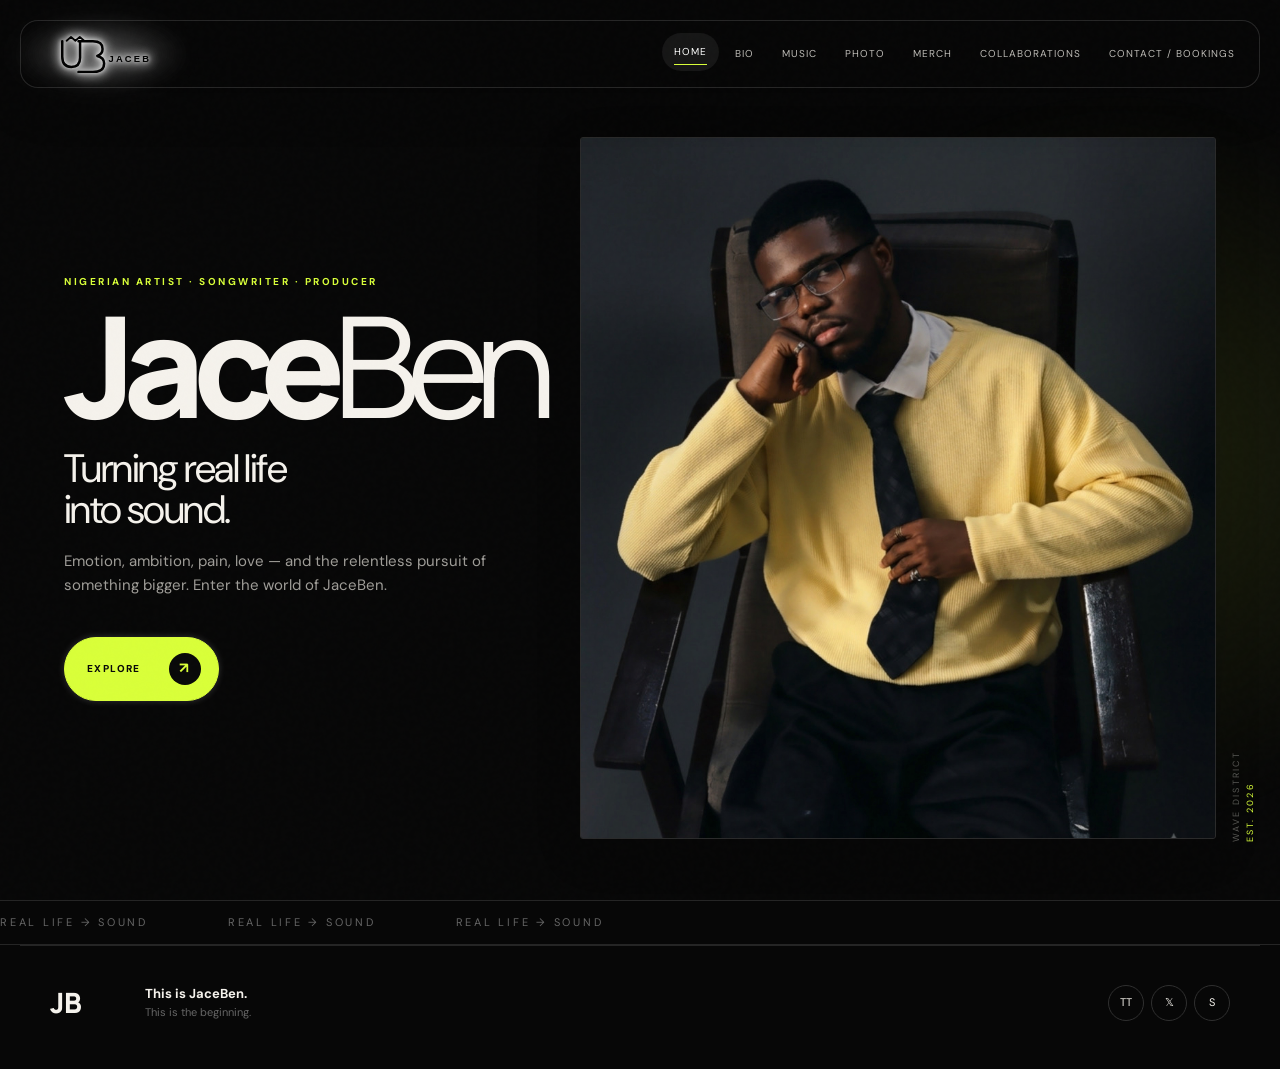
<file: index.html>
<!doctype html><html lang="en"><head><meta charset="utf-8"><meta name="viewport" content="width=device-width,initial-scale=1"><meta name="description" content="JaceBen — Nigerian artist, songwriter and producer. Turning real life into sound."><meta name="theme-color" content="#080808"><title>Official JaceBen — The Beginning</title><link rel="stylesheet" href="styles.css"><link rel="stylesheet" href="button-neon.css"><link rel="stylesheet" href="performance.css"><style>.single-merch{display:none;padding:70px 6vw 100px}.single-merch.active{display:block}.single-merch .merch-grid{display:grid;grid-template-columns:repeat(2,minmax(0,1fr));gap:28px;margin-top:35px}.single-merch .merch-card{opacity:1!important;transform:none!important;visibility:visible!important}.single-merch .merch-card img{display:block;width:100%;height:auto}.single-merch .merch-info{display:flex;justify-content:space-between;align-items:end}.single-merch .shop-btn{width:100%}@media(max-width:700px){.single-merch{padding:45px 20px 70px}.single-merch .merch-grid{grid-template-columns:1fr}}</style></head><body class="home"><header class="site-header"><a class="brand" href="#home" aria-label="Official JaceBen home"><img src="assets/jb-logo.svg" alt="JB JaceBen logo" width="120" height="120"></a><button class="menu-toggle" type="button" aria-label="Open menu" aria-expanded="false"><span></span><span></span></button><nav class="nav"><a class="active" href="#home">Home</a><a href="bio.html">Bio</a><a href="music.html">Music</a><a href="photos.html">Photo</a><a href="#merch">Merch</a><a href="collaborations.html">Collaborations</a><a href="contact.html">Contact / Bookings</a></nav></header><main id="home"><section class="hero"><div class="hero-copy reveal"><p class="eyebrow">Nigerian artist · songwriter · producer</p><h1>Jace<span>Ben</span></h1><p class="hero-line">Turning real life<br>into sound.</p><p class="hero-text">Emotion, ambition, pain, love — and the relentless pursuit of something bigger. Enter the world of JaceBen.</p><a class="magnetic-btn" href="explore.html"><span>Explore</span><b>↗</b></a></div><a class="hero-visual reveal" href="explore.html" aria-label="Explore JaceBen"><img src="assets/hero.jpg" alt="JaceBen portrait in yellow knit and tie" width="1600" height="1200"></a><div class="hero-side">WAVE DISTRICT<br><span>EST. 2026</span></div></section><section class="ticker" aria-label="JaceBen statement"><div>REAL LIFE → SOUND</div><div>REAL LIFE → SOUND</div><div>REAL LIFE → SOUND</div></section></main><section id="merch" class="single-merch" aria-label="JaceBen Merch"><div class="page-intro"><p class="eyebrow">05 / WAVE DISTRICT</p><h1>Merch.</h1><p>JaceBen / Drop 01 — available for enquiry.</p></div><div class="merch-grid"><article class="merch-card"><div class="mockup pressure"><img src="assets/merch.jpg" alt="JaceBen PRE$$URE merch" width="1200" height="1200"></div><div class="merch-info"><div><p>JaceBen / Drop 01</p><h2>PRE$$URE</h2></div><strong>$6</strong></div><button class="shop-btn" data-item="PRE$$URE">Shop / enquire ↗</button></article><article class="merch-card"><div class="mockup bodyo"><img src="assets/bodyomerch.jpg" alt="JaceBen BodyO Experience merch" width="1200" height="1200"></div><div class="merch-info"><div><p>JaceBen / Drop 01</p><h2>BodyO Experience</h2></div><strong>$6</strong></div><button class="shop-btn" data-item="BodyO Experience">Shop / enquire ↗</button></article></div></section><footer class="footer"><div class="footer-brand">JB</div><div><strong>This is JaceBen.</strong><span>This is the beginning.</span></div><div class="footer-social"><a href="https://www.tiktok.com/@official_joma?_r=1&_t=ZS-98zNfqXTqej">TT</a><a href="https://x.com/jaceben09?s=11">𝕏</a><a href="https://open.spotify.com/album/69Oy0KeocRLUxnCxr4VaI6?si=39L4jOFfSYOsBLYgMmuyfA">S</a></div></footer><script src="script.js"></script></body></html>
</file>
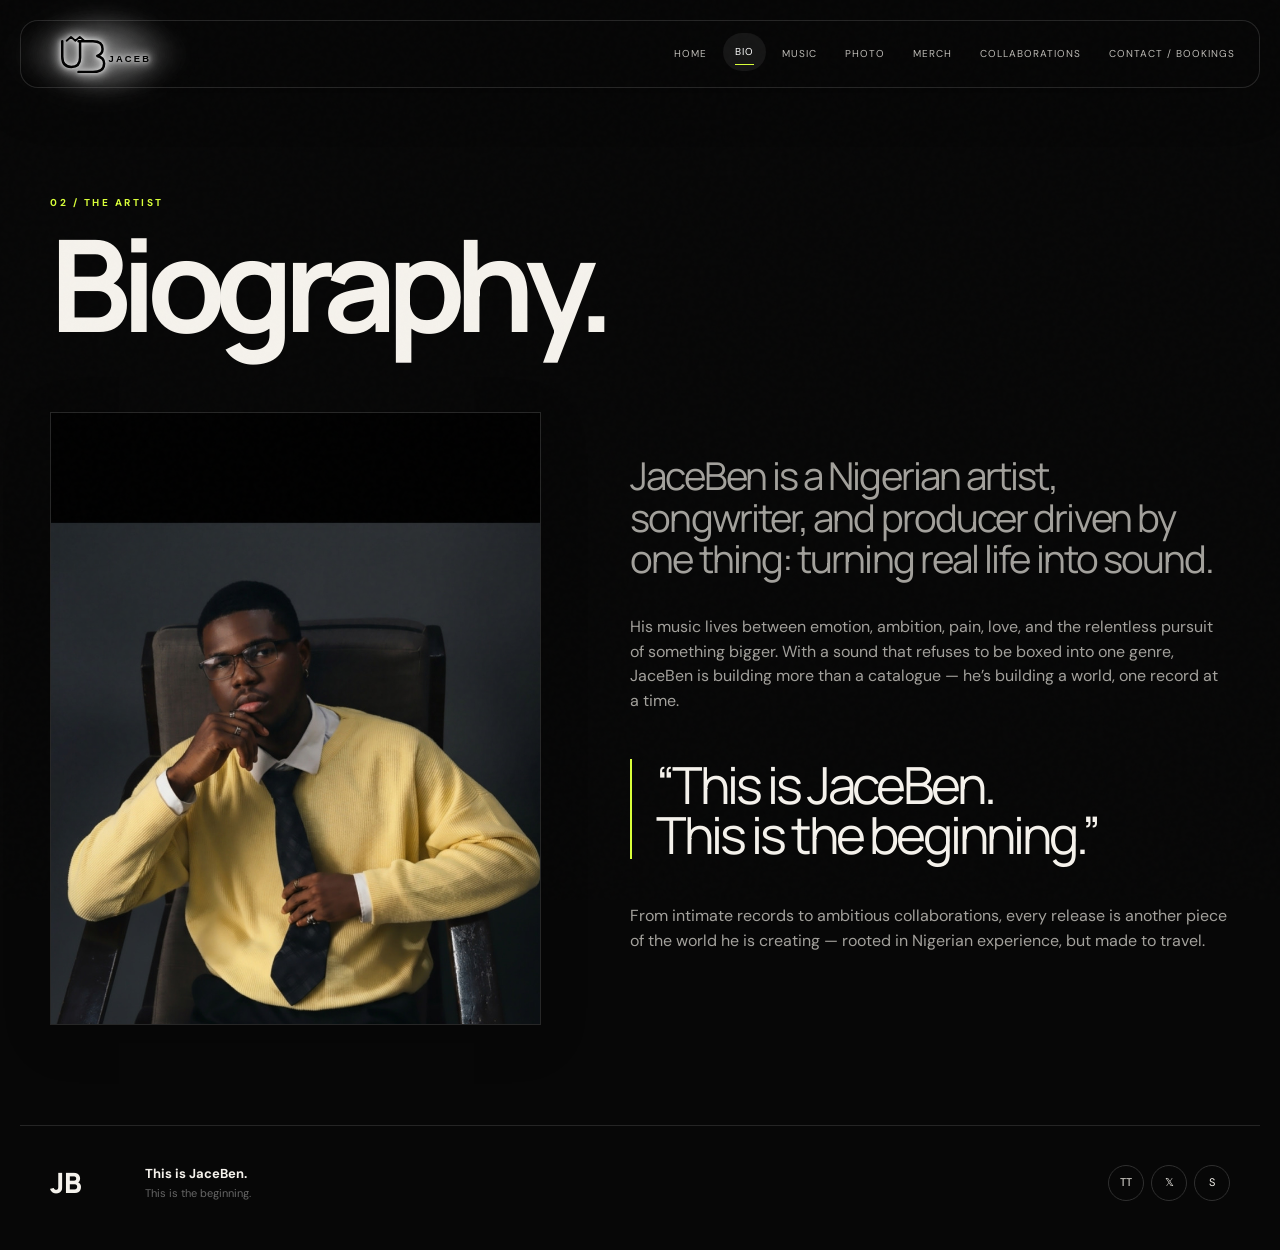
<file: bio.html>
<!doctype html><html lang="en"><head><meta charset="utf-8"><meta name="viewport" content="width=device-width,initial-scale=1"><title>Bio — JaceBen</title><link rel="preconnect" href="https://fonts.googleapis.com"><link rel="preconnect" href="https://fonts.gstatic.com" crossorigin><link rel="stylesheet" href="styles.css"><link rel="stylesheet" href="button-neon.css"><link rel="stylesheet" href="neon.css?v=2"><link rel="stylesheet" href="page-transition.css"><style>
.bio-layout{align-items:start}
.bio-image{position:relative;margin-top:-18px;align-self:start;overflow:hidden}
.bio-image img{display:block;width:100%;height:auto;object-fit:cover;object-position:center 24%;transform:scale(1.06) translateY(-2%);transform-origin:center top}
.bio-copy{align-self:start;margin-top:0}
@media(max-width:900px){.bio-image{margin-top:-10px}.bio-image img{object-position:center 22%;transform:scale(1.05) translateY(-1%)}}
@media(max-width:600px){.bio-layout{gap:28px}.bio-image{margin-top:-4px}.bio-image img{object-position:center 20%;transform:scale(1.04)}}
</style></head><body><header class="site-header"><a class="brand" href="index.html"><img src="assets/jb-logo.svg" alt="JaceBen" width="120" height="120"></a><button class="menu-toggle" aria-label="Open menu" aria-expanded="false"><span></span><span></span></button><nav class="nav"><a href="index.html">Home</a><a class="active" href="bio.html">Bio</a><a href="music.html">Music</a><a href="photos.html">Photo</a><a href="merch.html">Merch</a><a href="collaborations.html">Collaborations</a><a href="contact.html">Contact / Bookings</a></nav></header><main class="page"><section class="page-intro reveal"><p class="eyebrow">02 / THE ARTIST</p><h1>Biography.</h1></section><section class="bio-layout"><div class="bio-image reveal"><img src="assets/bio.jpg" alt="JaceBen portrait" width="1200" height="1500" loading="eager" decoding="async"></div><div class="bio-copy reveal"><p class="lead">JaceBen is a Nigerian artist, songwriter, and producer driven by one thing: turning real life into sound.</p><p>His music lives between emotion, ambition, pain, love, and the relentless pursuit of something bigger. With a sound that refuses to be boxed into one genre, JaceBen is building more than a catalogue — he’s building a world, one record at a time.</p><blockquote>“This is JaceBen.<br>This is the beginning.”</blockquote><p>From intimate records to ambitious collaborations, every release is another piece of the world he is creating — rooted in Nigerian experience, but made to travel.</p></div></section></main><footer class="footer"><div class="footer-brand">JB</div><div><strong>This is JaceBen.</strong><span>This is the beginning.</span></div><div class="footer-social"><a href="https://www.tiktok.com/@official_joma?_r=1&_t=ZS-98zNfqXTqej">TT</a><a href="https://x.com/jaceben09?s=11">𝕏</a><a href="https://open.spotify.com/album/69Oy0KeocRLUxnCxr4VaI6?si=39L4jOFfSYOsBLYgMmuyfA">S</a></div></footer><script src="script.js"></script></body></html>
</file>
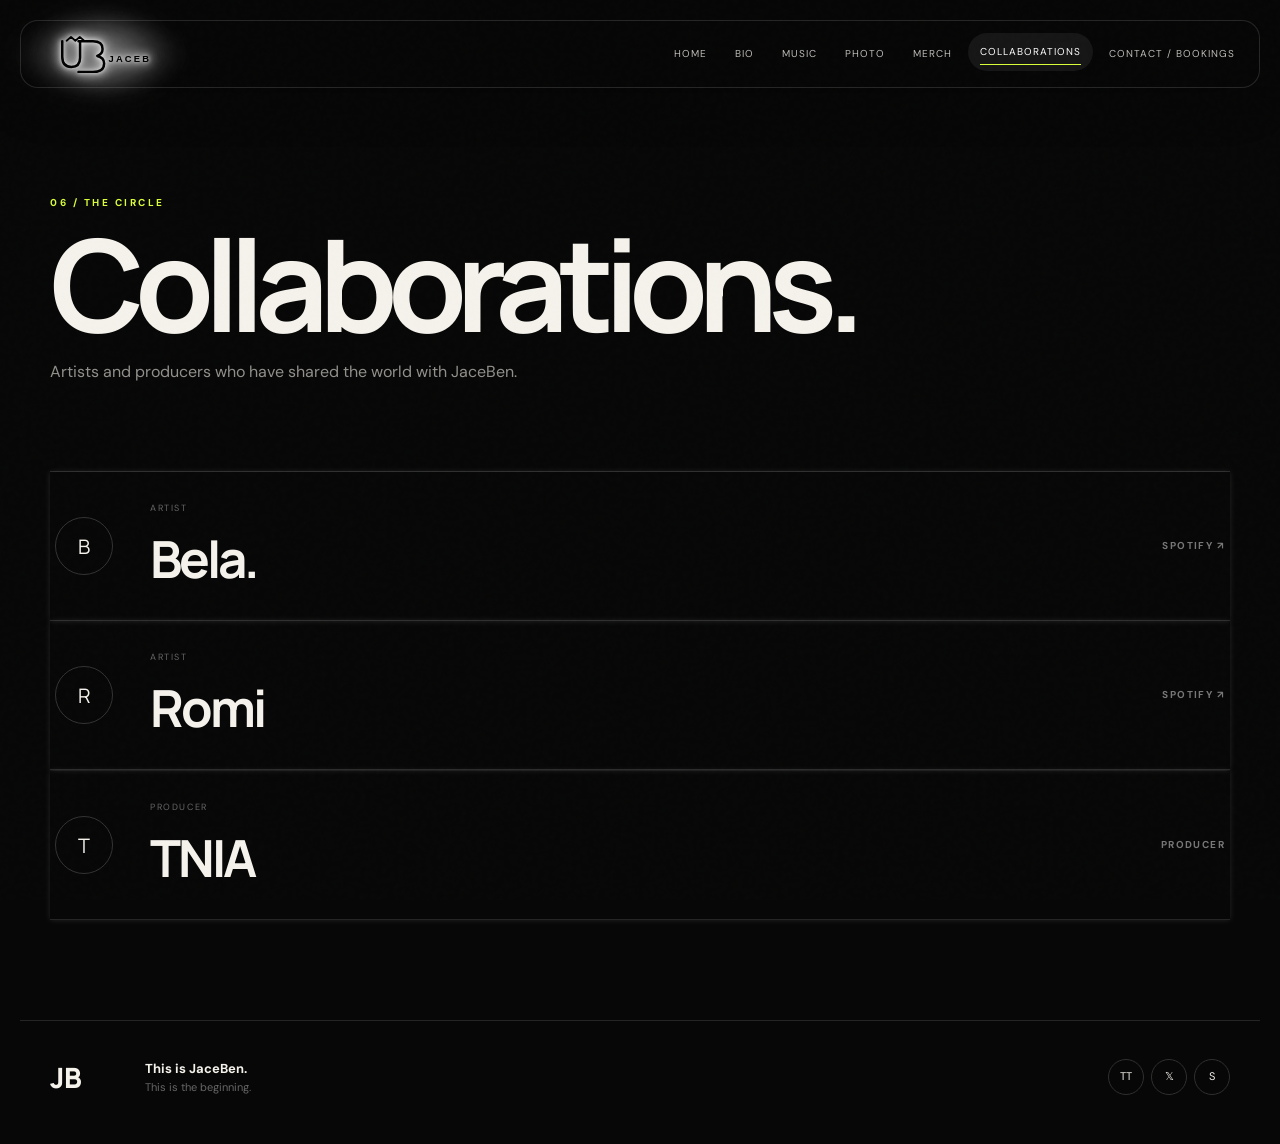
<file: collaborations.html>
<!doctype html><html lang="en"><head><meta charset="utf-8"><meta name="viewport" content="width=device-width,initial-scale=1"><title>Collaborations — JaceBen</title><link rel="preconnect" href="https://fonts.googleapis.com"><link rel="preconnect" href="https://fonts.gstatic.com" crossorigin><link rel="stylesheet" href="styles.css"><link rel="stylesheet" href="button-neon.css"><link rel="stylesheet" href="neon.css?v=2"><link rel="stylesheet" href="page-transition.css"></head><body><header class="site-header"><a class="brand" href="index.html" aria-label="Official JaceBen home"><img src="assets/jb-logo.svg" alt="JaceBen" width="120" height="120"></a><button class="menu-toggle" aria-label="Open menu" aria-expanded="false"><span></span><span></span></button><nav class="nav"><a href="index.html">Home</a><a href="bio.html">Bio</a><a href="music.html">Music</a><a href="photos.html">Photo</a><a href="merch.html">Merch</a><a class="active" href="collaborations.html">Collaborations</a><a href="contact.html">Contact / Bookings</a></nav></header><main class="page"><section class="page-intro reveal"><p class="eyebrow">06 / THE CIRCLE</p><h1>Collaborations.</h1><p>Artists and producers who have shared the world with JaceBen.</p></section><section class="collab-list"><a class="collab-row reveal" href="https://open.spotify.com/artist/2ySsXySX87gvDhmPVHdele?si=7qKgxii7QDCb-OCabnBKyg" target="_blank" rel="noopener"><div class="avatar-letter" aria-hidden="true">B</div><div><span>Artist</span><h2>Bela.</h2></div><b>Spotify ↗</b></a><a class="collab-row reveal" href="https://open.spotify.com/artist/59quu1ZEscSSgH5oX8gNVH?si=sMl2mth8SReKMdelaH9O5g" target="_blank" rel="noopener"><div class="avatar-letter" aria-hidden="true">R</div><div><span>Artist</span><h2>Romi</h2></div><b>Spotify ↗</b></a><div class="collab-row reveal"><div class="avatar-letter" aria-hidden="true">T</div><div><span>Producer</span><h2>TNIA</h2></div><b>Producer</b></div></section></main><footer class="footer"><div class="footer-brand">JB</div><div><strong>This is JaceBen.</strong><span>This is the beginning.</span></div><div class="footer-social"><a href="https://www.tiktok.com/@official_joma?_r=1&_t=ZS-98zNfqXTqej">TT</a><a href="https://x.com/jaceben09?s=11">𝕏</a><a href="https://open.spotify.com/album/69Oy0KeocRLUxnCxr4VaI6?si=39L4jOFfSYOsBLYgMmuyfA">S</a></div></footer><script src="script.js"></script></body></html>
</file>
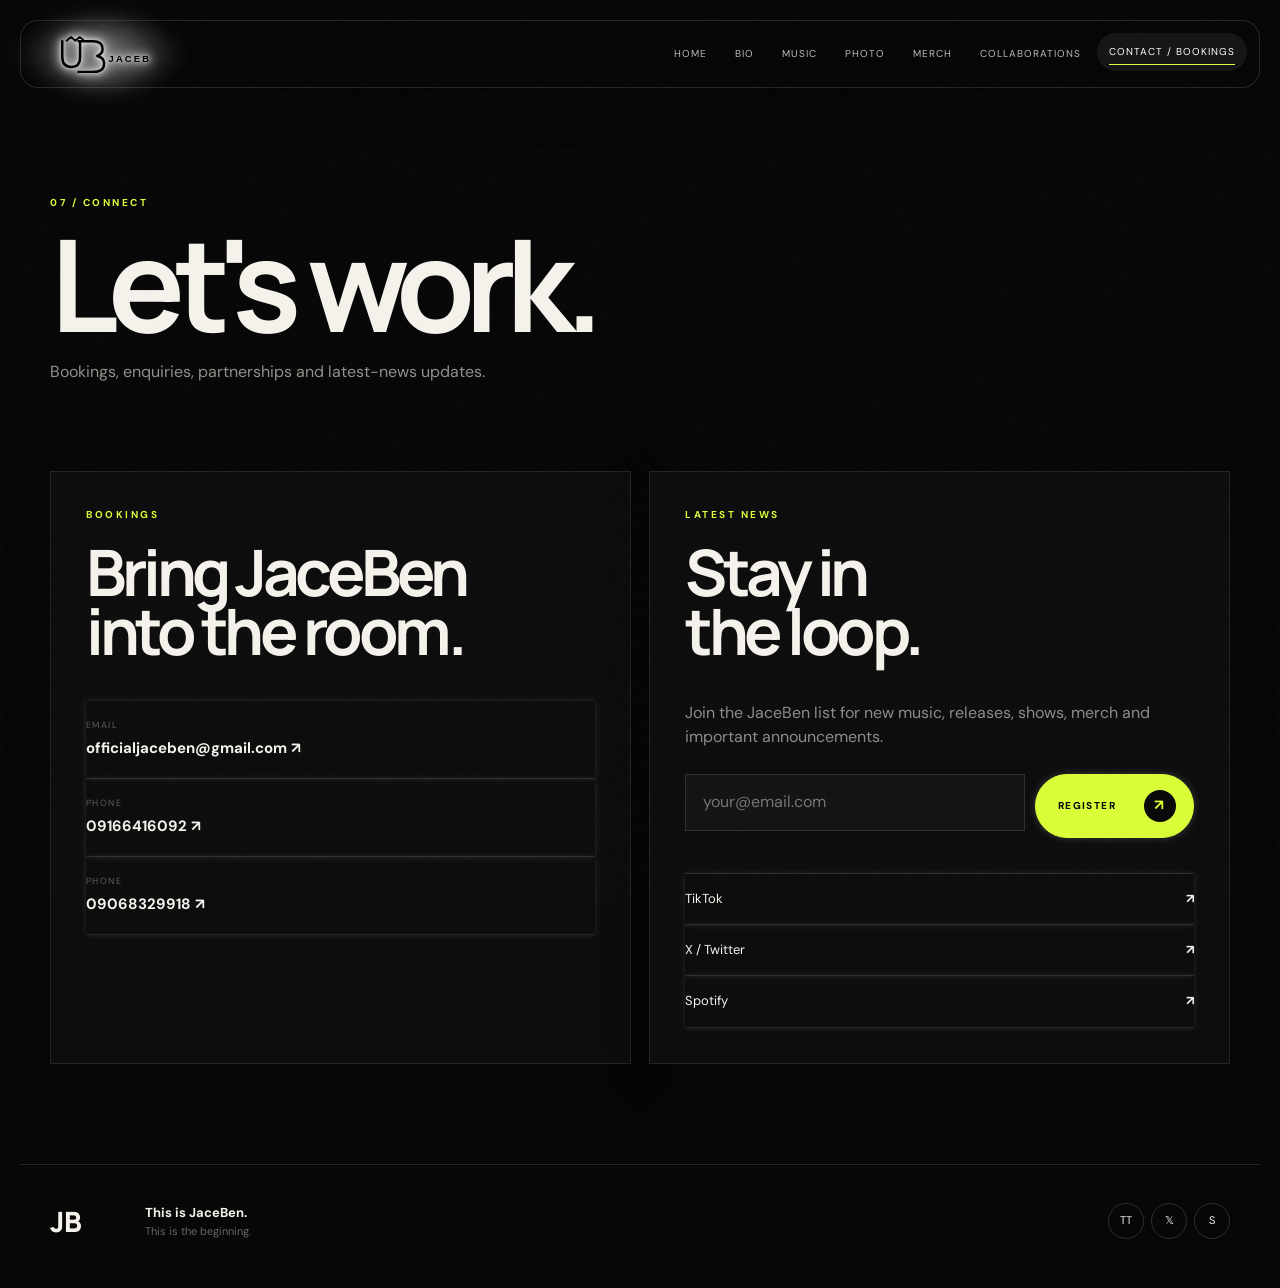
<file: contact.html>
<!doctype html><html lang="en"><head><meta charset="utf-8"><meta name="viewport" content="width=device-width,initial-scale=1"><title>Contact / Bookings — JaceBen</title><link rel="preconnect" href="https://fonts.googleapis.com"><link rel="preconnect" href="https://fonts.gstatic.com" crossorigin><link rel="stylesheet" href="styles.css"><link rel="stylesheet" href="button-neon.css"><link rel="stylesheet" href="neon.css?v=12"><link rel="stylesheet" href="polish.css?v=10"><link rel="stylesheet" href="page-transition.css"><style>.newsletter-form{display:flex;gap:10px;margin-top:24px}.newsletter-input-wrap{position:relative;flex:1;min-width:0;border-radius:6px}.newsletter-input-wrap:before{content:"";position:absolute;z-index:0;inset:-2px;border-radius:8px;background:linear-gradient(90deg,#fff,rgba(255,255,255,.08),#fff);background-size:220% 100%;opacity:0;filter:blur(8px);pointer-events:none}.newsletter-input-wrap:focus-within:before{opacity:.7;animation:neonTravel 1.8s linear infinite}.newsletter-form input{position:relative;z-index:1;width:100%;box-sizing:border-box;caret-color:#fff;color:transparent!important}.email-character-layer{position:absolute;z-index:3;inset:0;display:flex;align-items:center;padding:0 14px;overflow:hidden;pointer-events:none;white-space:nowrap}.email-character{display:inline-block;color:#fff;text-shadow:0 0 3px #fff,0 0 9px rgba(255,255,255,.55);animation:characterIn .42s cubic-bezier(.2,.8,.2,1) both}.newsletter-status{display:none;margin-top:16px;font-size:13px;line-height:1.55;align-items:flex-start;gap:10px}.newsletter-status.show{display:flex}.newsletter-status.success{color:#fff}.newsletter-status.error{color:#ffb8b8}.success-check{width:22px;height:22px;min-width:22px;border-radius:50%;display:inline-flex;align-items:center;justify-content:center;background:#31c46b;color:#07110a;font-size:14px;font-weight:800;box-shadow:0 0 14px rgba(49,196,107,.4);margin-top:1px}.newsletter-form.is-loading button{pointer-events:none;opacity:.7}.newsletter-form.is-success input{opacity:.55}.newsletter-form.is-success button{opacity:.75}@keyframes characterIn{0%{opacity:0;transform:translateY(5px) scale(.72);filter:blur(3px)}55%{opacity:1;transform:translateY(-1px) scale(1.08);filter:blur(0);text-shadow:0 0 7px #fff,0 0 16px rgba(255,255,255,.7)}100%{opacity:1;transform:none;filter:none;text-shadow:0 0 3px #fff,0 0 9px rgba(255,255,255,.55)}}@keyframes neonTravel{0%{background-position:100% 0}100%{background-position:-100% 0}}@media(prefers-reduced-motion:reduce){.email-character,.newsletter-input-wrap:focus-within:before{animation:none}}@media(max-width:600px){.newsletter-form{flex-direction:column}.newsletter-form button{width:100%}.newsletter-status{font-size:12px}}</style></head><body><header class="site-header"><a class="brand" href="index.html"><img src="assets/jb-logo.svg" alt="JaceBen" width="120" height="120"></a><button class="menu-toggle" aria-label="Open menu" aria-expanded="false"><span></span><span></span></button><nav class="nav"><a href="index.html">Home</a><a href="bio.html">Bio</a><a href="music.html">Music</a><a href="photos.html">Photo</a><a href="merch.html">Merch</a><a href="collaborations.html">Collaborations</a><a class="active" href="contact.html">Contact / Bookings</a></nav></header><main class="page"><section class="page-intro reveal"><p class="eyebrow">07 / CONNECT</p><h1>Let's work.</h1><p>Bookings, enquiries, partnerships and latest-news updates.</p></section><section class="contact-grid"><div class="contact-panel reveal"><p class="eyebrow">BOOKINGS</p><h2>Bring JaceBen<br>into the room.</h2><a class="contact-line" href="mailto:officialjaceben@gmail.com"><span>Email</span><strong>officialjaceben@gmail.com ↗</strong></a><a class="contact-line" href="tel:09166416092"><span>Phone</span><strong>09166416092 ↗</strong></a><a class="contact-line" href="tel:09068329918"><span>Phone</span><strong>09068329918 ↗</strong></a></div><div class="contact-panel reveal"><p class="eyebrow">LATEST NEWS</p><h2>Stay in<br>the loop.</h2><p>Join the JaceBen list for new music, releases, shows, merch and important announcements.</p><form id="newsletter" class="newsletter-form" action="https://buttondown.com/api/emails/embed-subscribe/jace_23" method="post" target="newsletter-submit-frame" accept-charset="UTF-8"><div class="newsletter-input-wrap"><input id="email" name="email" type="email" placeholder="your@email.com" autocomplete="email" required aria-label="Email address"><div id="email-character-layer" class="email-character-layer" aria-hidden="true"></div></div><input type="hidden" value="1" name="embed"><input type="hidden" name="tag" value="JaceBen Website"><button id="newsletter-button" class="magnetic-btn" type="submit"><span id="newsletter-button-text">Register</span><b>↗</b></button></form><iframe name="newsletter-submit-frame" id="newsletter-submit-frame" title="Newsletter submission" style="display:none" aria-hidden="true"></iframe><div id="newsletter-status" class="newsletter-status" role="status" aria-live="polite"></div><div class="social-links"><a href="https://www.tiktok.com/@official_joma?_r=1&_t=ZS-98zNfqXTqej" target="_blank" rel="noopener"><span>TikTok</span><b>↗</b></a><a href="https://x.com/jaceben09?s=11" target="_blank" rel="noopener"><span>X / Twitter</span><b>↗</b></a><a href="https://open.spotify.com/album/69Oy0KeocRLUxnCxr4VaI6?si=39L4jOFfSYOsBLYgMmuyfA" target="_blank" rel="noopener"><span>Spotify</span><b>↗</b></a></div></div></section></main><footer class="footer"><div class="footer-brand">JB</div><div><strong>This is JaceBen.</strong><span>This is the beginning.</span></div><div class="footer-social"><a href="https://www.tiktok.com/@official_joma?_r=1&_t=ZS-98zNfqXTqej">TT</a><a href="https://x.com/jaceben09?s=11">𝕏</a><a href="https://open.spotify.com/album/69Oy0KeocRLUxnCxr4VaI6?si=39L4jOFfSYOsBLYgMmuyfA">S</a></div></footer><script>const e=document.getElementById('email'),l=document.getElementById('email-character-layer'),f=document.getElementById('newsletter'),s=document.getElementById('newsletter-status'),b=document.getElementById('newsletter-button'),bt=document.getElementById('newsletter-button-text');let submitting=false;function render(){l.innerHTML='';[...e.value].forEach((c,i)=>{const x=document.createElement('span');x.className='email-character';x.textContent=c===' '?'\u00a0':c;x.style.animationDelay=Math.min(i*18,180)+'ms';l.appendChild(x)});e.style.color='transparent'}function show(html,type='success'){s.className='newsletter-status '+type+' show';s.innerHTML=html}e.addEventListener('input',render);e.addEventListener('focus',render);render();f.addEventListener('submit',function(ev){if(submitting){ev.preventDefault();return}if(!e.checkValidity()){ev.preventDefault();show('Please enter a valid email address.','error');e.reportValidity();return}submitting=true;f.classList.add('is-loading');bt.textContent='Subscribing...';show('<span>Sending your subscription request...</span>');setTimeout(function(){show('<span class="success-check">✓</span><span><strong>Successful, stay tuned for more inside JaceBen.</strong><br>Check your actual mail or spam folder for the JaceBen confirmation letter. If you do not see it within a few minutes, check Spam/Junk and Promotions.</span>');f.classList.remove('is-loading');f.classList.add('is-success');bt.textContent='Registered';e.value='';render()},1800)});</script><script src="script.js"></script></body></html>
</file>
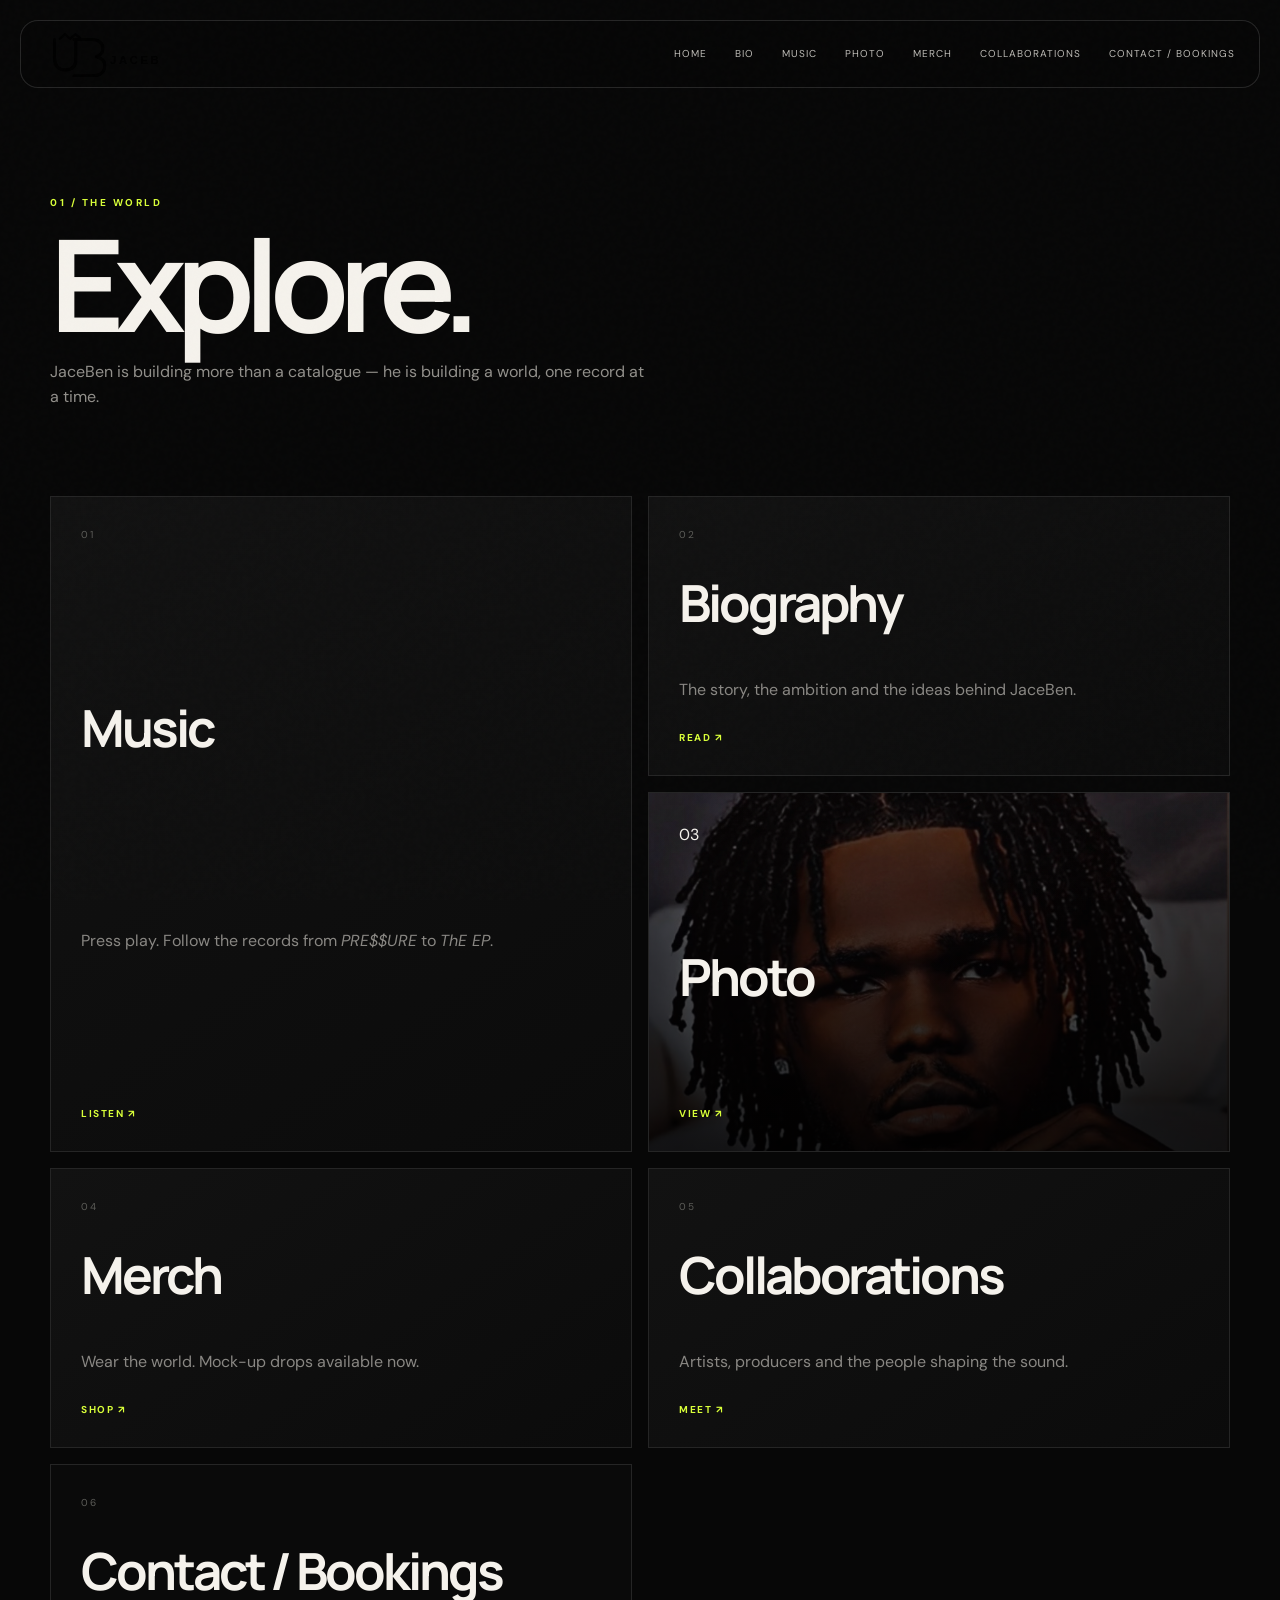
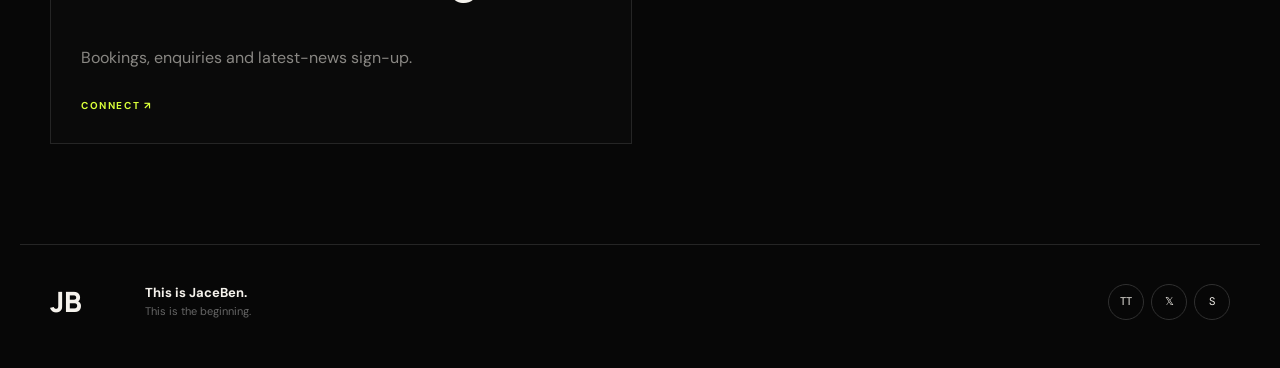
<file: explore.html>
<!doctype html><html lang="en"><head><meta charset="utf-8"><meta name="viewport" content="width=device-width,initial-scale=1"><meta name="description" content="Explore the JaceBen world."><title>Explore — JaceBen</title><link rel="preconnect" href="https://fonts.googleapis.com"><link rel="preconnect" href="https://fonts.gstatic.com" crossorigin><link href="https://fonts.googleapis.com/css2?family=DM+Sans:wght@400;500;600;700&family=Manrope:wght@400;500;600;700;800&display=swap" rel="stylesheet"><link rel="stylesheet" href="styles.css"><link rel="stylesheet" href="page-transition.css"></head><body><header class="site-header"><a class="brand" href="index.html"><img src="assets/jb-logo.svg" alt="JaceBen"></a><button class="menu-toggle" aria-label="Open menu" aria-expanded="false"><span></span><span></span></button><nav class="nav"><a href="index.html">Home</a><a href="bio.html">Bio</a><a href="music.html">Music</a><a href="photos.html">Photo</a><a href="merch.html">Merch</a><a href="collaborations.html">Collaborations</a><a href="contact.html">Contact / Bookings</a></nav></header><main class="page"><section class="page-intro reveal"><p class="eyebrow">01 / THE WORLD</p><h1>Explore.</h1><p>JaceBen is building more than a catalogue — he is building a world, one record at a time.</p></section><section class="explore-grid"><a class="feature-card large reveal" href="music.html"><span>01</span><h2>Music</h2><p>Press play. Follow the records from <em>PRE$$URE</em> to <em>ThE EP</em>.</p><b>Listen ↗</b></a><a class="feature-card reveal" href="bio.html"><span>02</span><h2>Biography</h2><p>The story, the ambition and the ideas behind JaceBen.</p><b>Read ↗</b></a><a class="feature-card image-card reveal" href="photos.html"><img src="assets/photo-05.jpg" alt="JaceBen portrait on pink background"><div><span>03</span><h2>Photo</h2><b>View ↗</b></div></a><a class="feature-card reveal" href="merch.html"><span>04</span><h2>Merch</h2><p>Wear the world. Mock-up drops available now.</p><b>Shop ↗</b></a><a class="feature-card reveal" href="collaborations.html"><span>05</span><h2>Collaborations</h2><p>Artists, producers and the people shaping the sound.</p><b>Meet ↗</b></a><a class="feature-card dark reveal" href="contact.html"><span>06</span><h2>Contact / Bookings</h2><p>Bookings, enquiries and latest-news sign-up.</p><b>Connect ↗</b></a></section></main><footer class="footer"><div class="footer-brand">JB</div><div><strong>This is JaceBen.</strong><span>This is the beginning.</span></div><div class="footer-social"><a href="https://www.tiktok.com/@official_joma?_r=1&_t=ZS-98zNfqXTqej">TT</a><a href="https://x.com/jaceben09?s=11">𝕏</a><a href="https://open.spotify.com/album/69Oy0KeocRLUxnCxr4VaI6?si=39L4jOFfSYOsBLYgMmuyfA">S</a></div></footer><script src="script.js"></script></body></html>
</file>
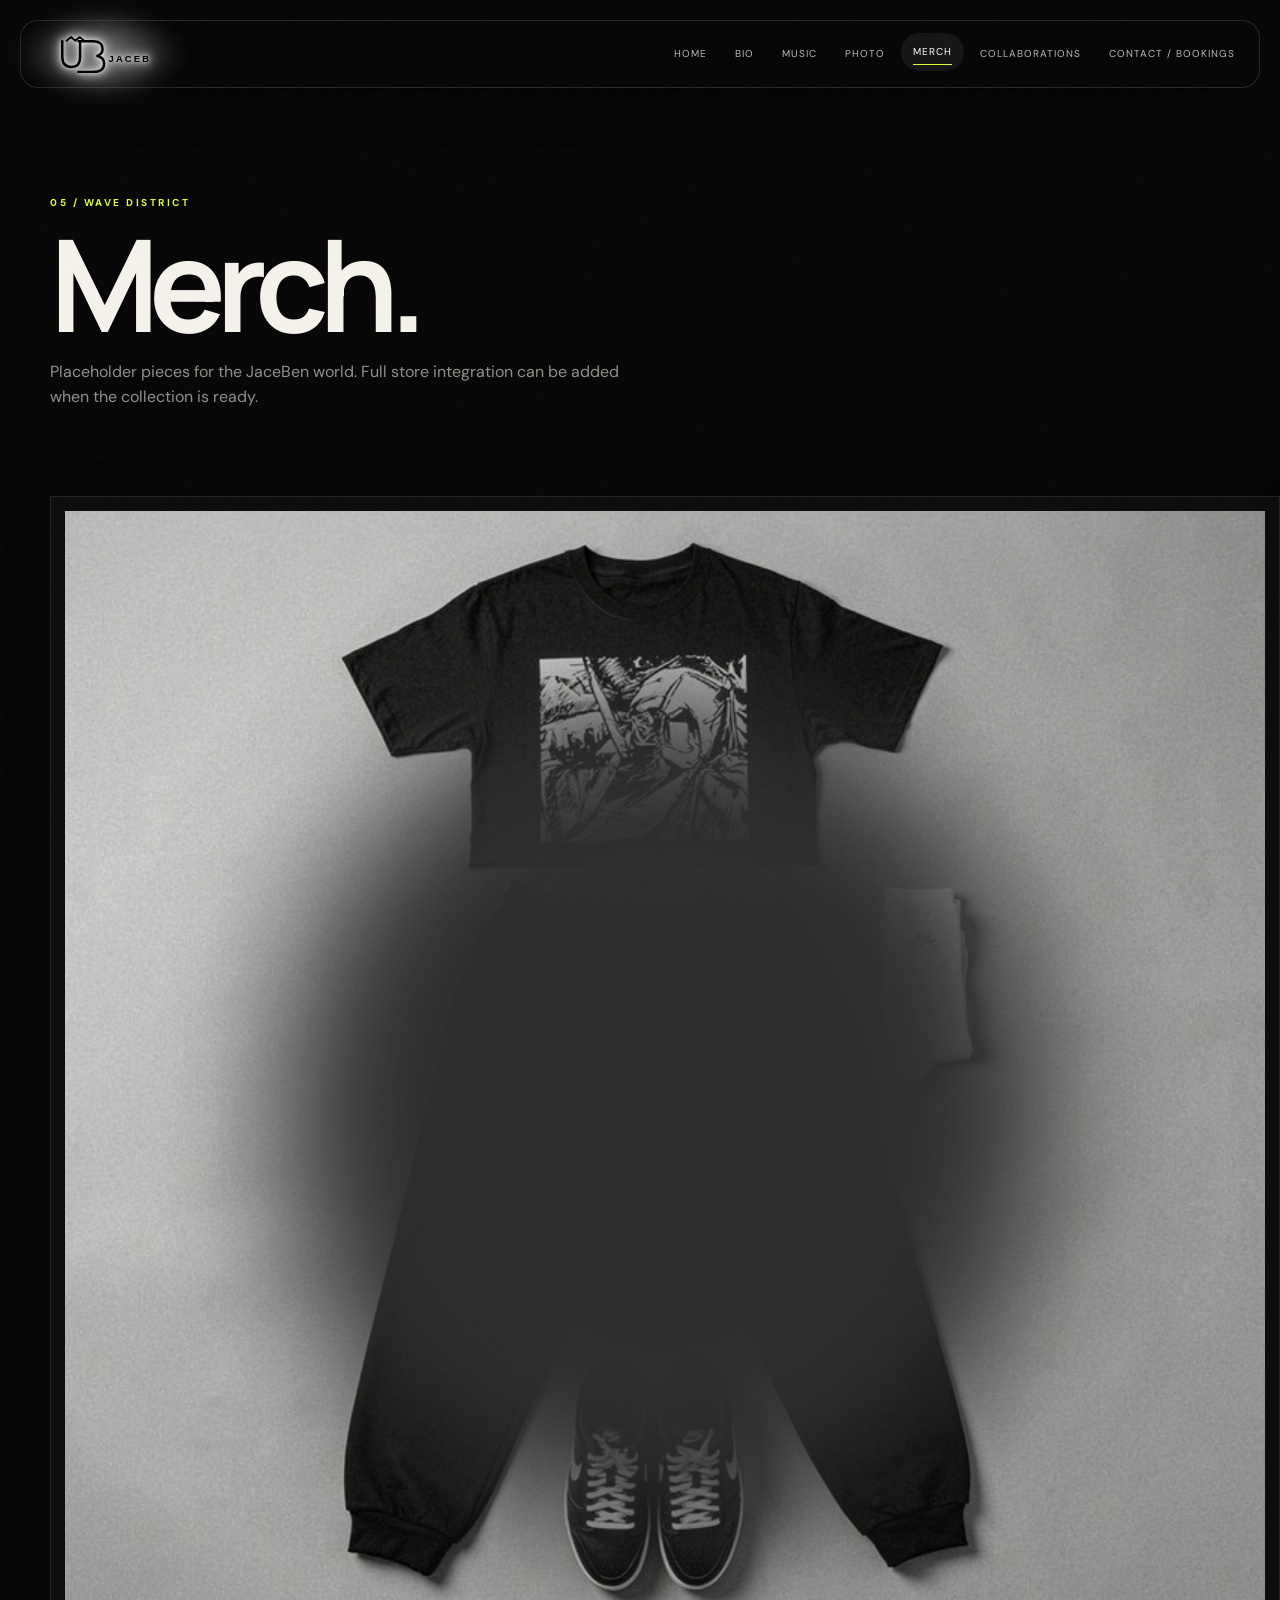
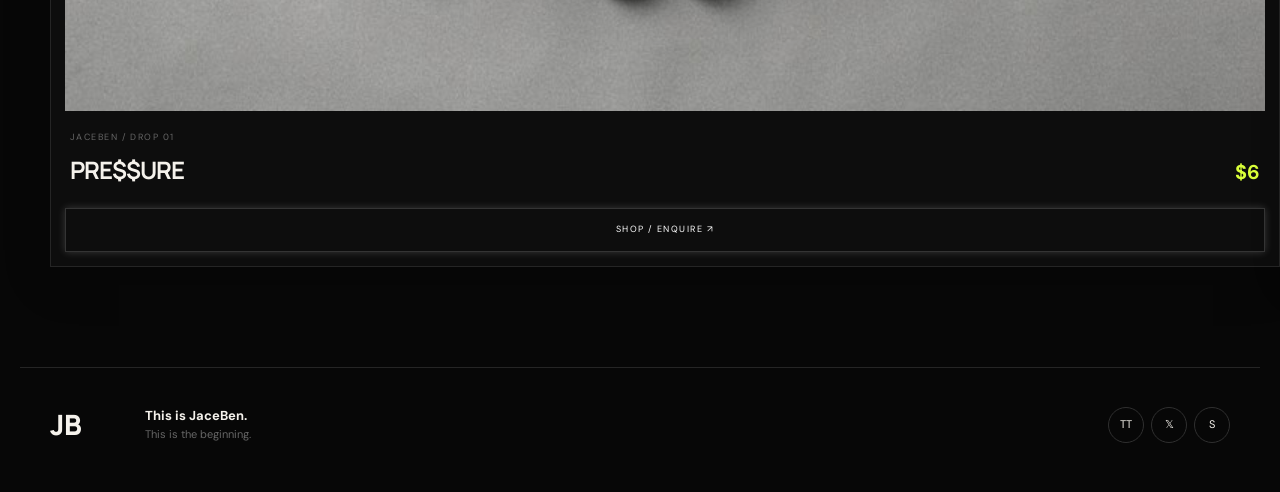
<file: merch.html>
<!doctype html><html lang="en"><head><meta charset="utf-8"><meta name="viewport" content="width=device-width,initial-scale=1"><meta name="description" content="JaceBen Merch — Wave District Drop 01."><title>Merch — JaceBen</title><link rel="preconnect" href="https://fonts.googleapis.com"><link rel="preconnect" href="https://fonts.gstatic.com" crossorigin><link rel="stylesheet" href="styles.css"><link rel="stylesheet" href="button-neon.css"><link rel="stylesheet" href="neon.css?v=2"><link rel="stylesheet" href="performance.css"><style>.merch-page .reveal{opacity:1!important;transform:none!important;visibility:visible!important}.merch-page .site-header a{cursor:pointer}.merch-page .nav a{display:inline-block}.merch-page{min-height:60vh}</style></head><body class="merch-page"><header class="site-header"><a class="brand" href="index.html" aria-label="Official JaceBen home"><img src="assets/jb-logo.svg" alt="JaceBen" width="120" height="120"></a><button class="menu-toggle" aria-label="Open menu" aria-expanded="false"><span></span><span></span></button><nav class="nav"><a href="index.html">Home</a><a href="bio.html">Bio</a><a href="music.html">Music</a><a href="photos.html">Photo</a><a class="active" href="merch.html">Merch</a><a href="collaborations.html">Collaborations</a><a href="contact.html">Contact / Bookings</a></nav></header><main class="page"><section class="page-intro reveal"><p class="eyebrow">05 / WAVE DISTRICT</p><h1>Merch.</h1><p>Placeholder pieces for the JaceBen world. Full store integration can be added when the collection is ready.</p></section><section class="merch-grid"><article class="merch-card reveal"><div class="mockup pressure"><img src="assets/merch.jpg" alt="JaceBen PRE$$URE merch" width="1200" height="1200" fetchpriority="high" decoding="async"></div><div class="merch-info"><div><p>JaceBen / Drop 01</p><h2>PRE$$URE</h2></div><strong>$6</strong></div><button class="shop-btn" data-item="PRE$$URE">Shop / enquire ↗</button></article><article class="merch-card reveal"><div class="mockup bodyo"><img src="assets/bodyomerch.jpg" alt="JaceBen BodyO Experience merch" width="1200" height="1200" loading="lazy" decoding="async"></div><div class="merch-info"><div><p>JaceBen / Drop 01</p><h2>BodyO Experience</h2></div><strong>$6</strong></div><button class="shop-btn" data-item="BodyO Experience">Shop / enquire ↗</button></article></section></main><footer class="footer"><div class="footer-brand">JB</div><div><strong>This is JaceBen.</strong><span>This is the beginning.</span></div><div class="footer-social"><a href="https://www.tiktok.com/@official_joma?_r=1&_t=ZS-98zNfqXTqej">TT</a><a href="https://x.com/jaceben09?s=11">𝕏</a><a href="https://open.spotify.com/album/69Oy0KeocRLUxnCxr4VaI6?si=39L4jOFfSYOsBLYgMmuyfA">S</a></div></footer><script>document.addEventListener('DOMContentLoaded',function(){var menu=document.querySelector('.menu-toggle'),nav=document.querySelector('.nav');if(menu&&nav){menu.addEventListener('click',function(){nav.classList.toggle('open')})}var buttons=document.querySelectorAll('.shop-btn');for(var i=0;i<buttons.length;i++){buttons[i].addEventListener('click',function(){var item=this.getAttribute('data-item')||'Merch';location.href='mailto:officialjaceben@gmail.com?subject=JaceBen%20Merch%20Enquiry%20-%20'+encodeURIComponent(item)})}});</script></body></html>
</file>
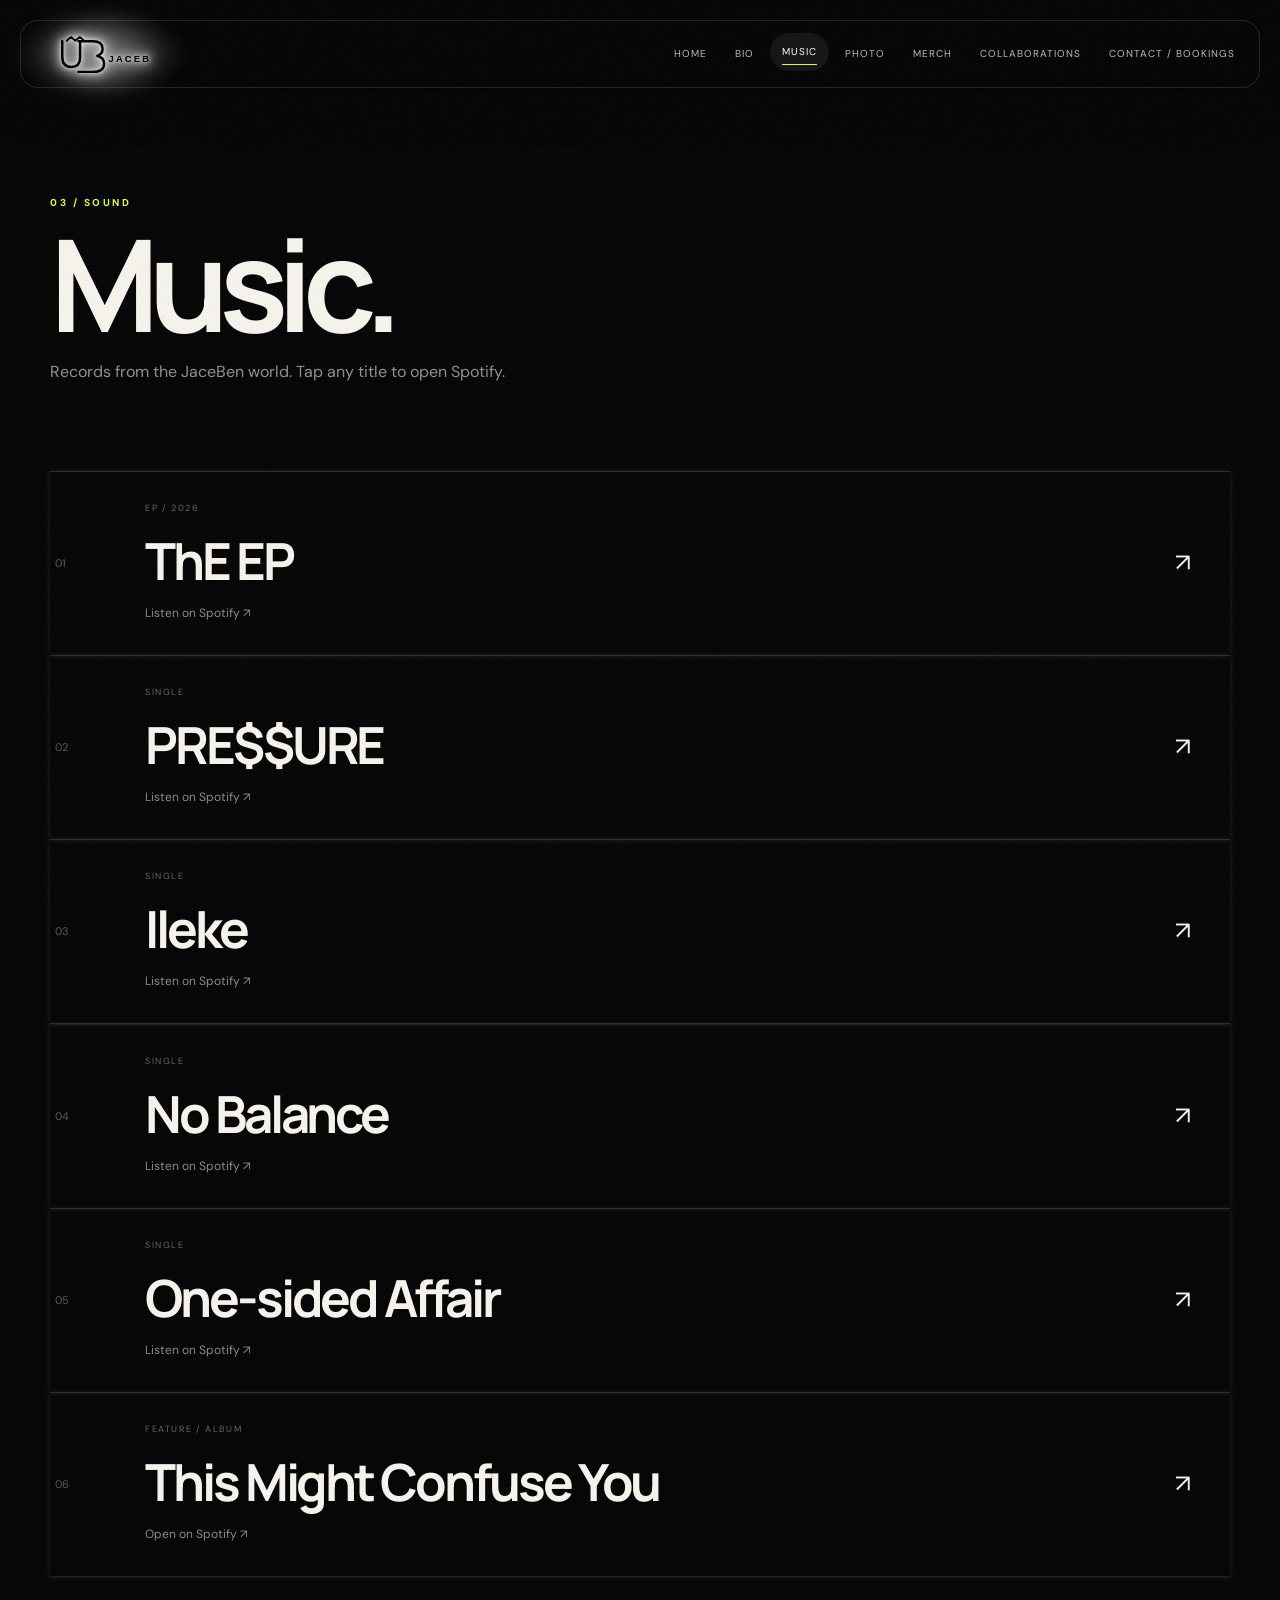
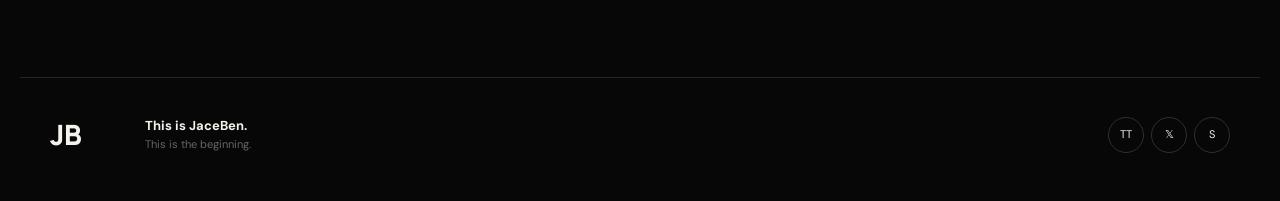
<file: music.html>
<!doctype html><html lang="en"><head><meta charset="utf-8"><meta name="viewport" content="width=device-width,initial-scale=1"><title>Music — JaceBen</title><link rel="preconnect" href="https://fonts.googleapis.com"><link rel="preconnect" href="https://fonts.gstatic.com" crossorigin><link rel="stylesheet" href="styles.css"><link rel="stylesheet" href="button-neon.css"><link rel="stylesheet" href="neon.css?v=3"><link rel="stylesheet" href="page-transition.css"><style>.site-header .brand{position:relative!important;display:block!important;isolation:isolate!important;overflow:visible!important;padding:4px 10px}.site-header .brand:before{content:"";position:absolute;z-index:-1;left:50%;top:50%;width:150%;height:150%;transform:translate(-50%,-50%);border-radius:50%;background:radial-gradient(circle,rgba(255,255,255,.22),rgba(255,255,255,.08) 38%,transparent 70%);filter:blur(13px);pointer-events:none}.site-header .brand img{position:relative!important;z-index:2!important;display:block!important;width:100%!important;height:auto!important;filter:drop-shadow(0 0 2px #fff) drop-shadow(0 0 7px rgba(255,255,255,.65))!important}</style></head><body><header class="site-header"><a class="brand" href="index.html"><img src="assets/jb-logo.svg" alt="JaceBen" width="120" height="120"></a><button class="menu-toggle" aria-label="Open menu" aria-expanded="false"><span></span><span></span></button><nav class="nav"><a href="index.html">Home</a><a href="bio.html">Bio</a><a class="active" href="music.html">Music</a><a href="photos.html">Photo</a><a href="merch.html">Merch</a><a href="collaborations.html">Collaborations</a><a href="contact.html">Contact / Bookings</a></nav></header><main class="page"><section class="page-intro reveal"><p class="eyebrow">03 / SOUND</p><h1>Music.</h1><p>Records from the JaceBen world. Tap any title to open Spotify.</p></section><section class="release-list"><a class="release featured reveal" href="https://open.spotify.com/album/69Oy0KeocRLUxnCxr4VaI6?si=39L4jOFfSYOsBLYgMmuyfA" target="_blank" rel="noopener"><div class="release-num">01</div><div><p>EP / 2026</p><h2>ThE EP</h2><span>Listen on Spotify ↗</span></div><div class="release-arrow">↗</div></a><a class="release reveal" href="https://open.spotify.com/track/7mLcXZNqdSqehqeJUiX0SQ?si=6c8d8c8a48f54758" target="_blank" rel="noopener"><div class="release-num">02</div><div><p>SINGLE</p><h2>PRE$$URE</h2><span>Listen on Spotify ↗</span></div><div class="release-arrow">↗</div></a><a class="release reveal" href="https://open.spotify.com/track/17QzfXCk2b4CkGAQLHZeow?si=1dfaa443d55d4bc9" target="_blank" rel="noopener"><div class="release-num">03</div><div><p>SINGLE</p><h2>Ileke</h2><span>Listen on Spotify ↗</span></div><div class="release-arrow">↗</div></a><a class="release reveal" href="https://open.spotify.com/track/4vsk8SkLiQVhSZIaGfoLQ8?si=8077a36107294de9" target="_blank" rel="noopener"><div class="release-num">04</div><div><p>SINGLE</p><h2>No Balance</h2><span>Listen on Spotify ↗</span></div><div class="release-arrow">↗</div></a><a class="release reveal" href="https://open.spotify.com/track/0YUywpD5F9VOYgc01yM6iQ?si=0088a82fd91642d6" target="_blank" rel="noopener"><div class="release-num">05</div><div><p>SINGLE</p><h2>One-sided Affair</h2><span>Listen on Spotify ↗</span></div><div class="release-arrow">↗</div></a><a class="release reveal" href="https://open.spotify.com/album/76pQE2MnZGiAAv0W2YGlbL?si=30xDriQ8SfSM0P3Ax7BEIw" target="_blank" rel="noopener"><div class="release-num">06</div><div><p>FEATURE / ALBUM</p><h2>This Might Confuse You</h2><span>Open on Spotify ↗</span></div><div class="release-arrow">↗</div></a></section></main><footer class="footer"><div class="footer-brand">JB</div><div><strong>This is JaceBen.</strong><span>This is the beginning.</span></div><div class="footer-social"><a href="https://www.tiktok.com/@official_joma?_r=1&_t=ZS-98zNfqXTqej">TT</a><a href="https://x.com/jaceben09?s=11">𝕏</a><a href="https://open.spotify.com/album/69Oy0KeocRLUxnCxr4VaI6?si=39L4jOFfSYOsBLYgMmuyfA">S</a></div></footer><script src="script.js"></script></body></html>
</file>
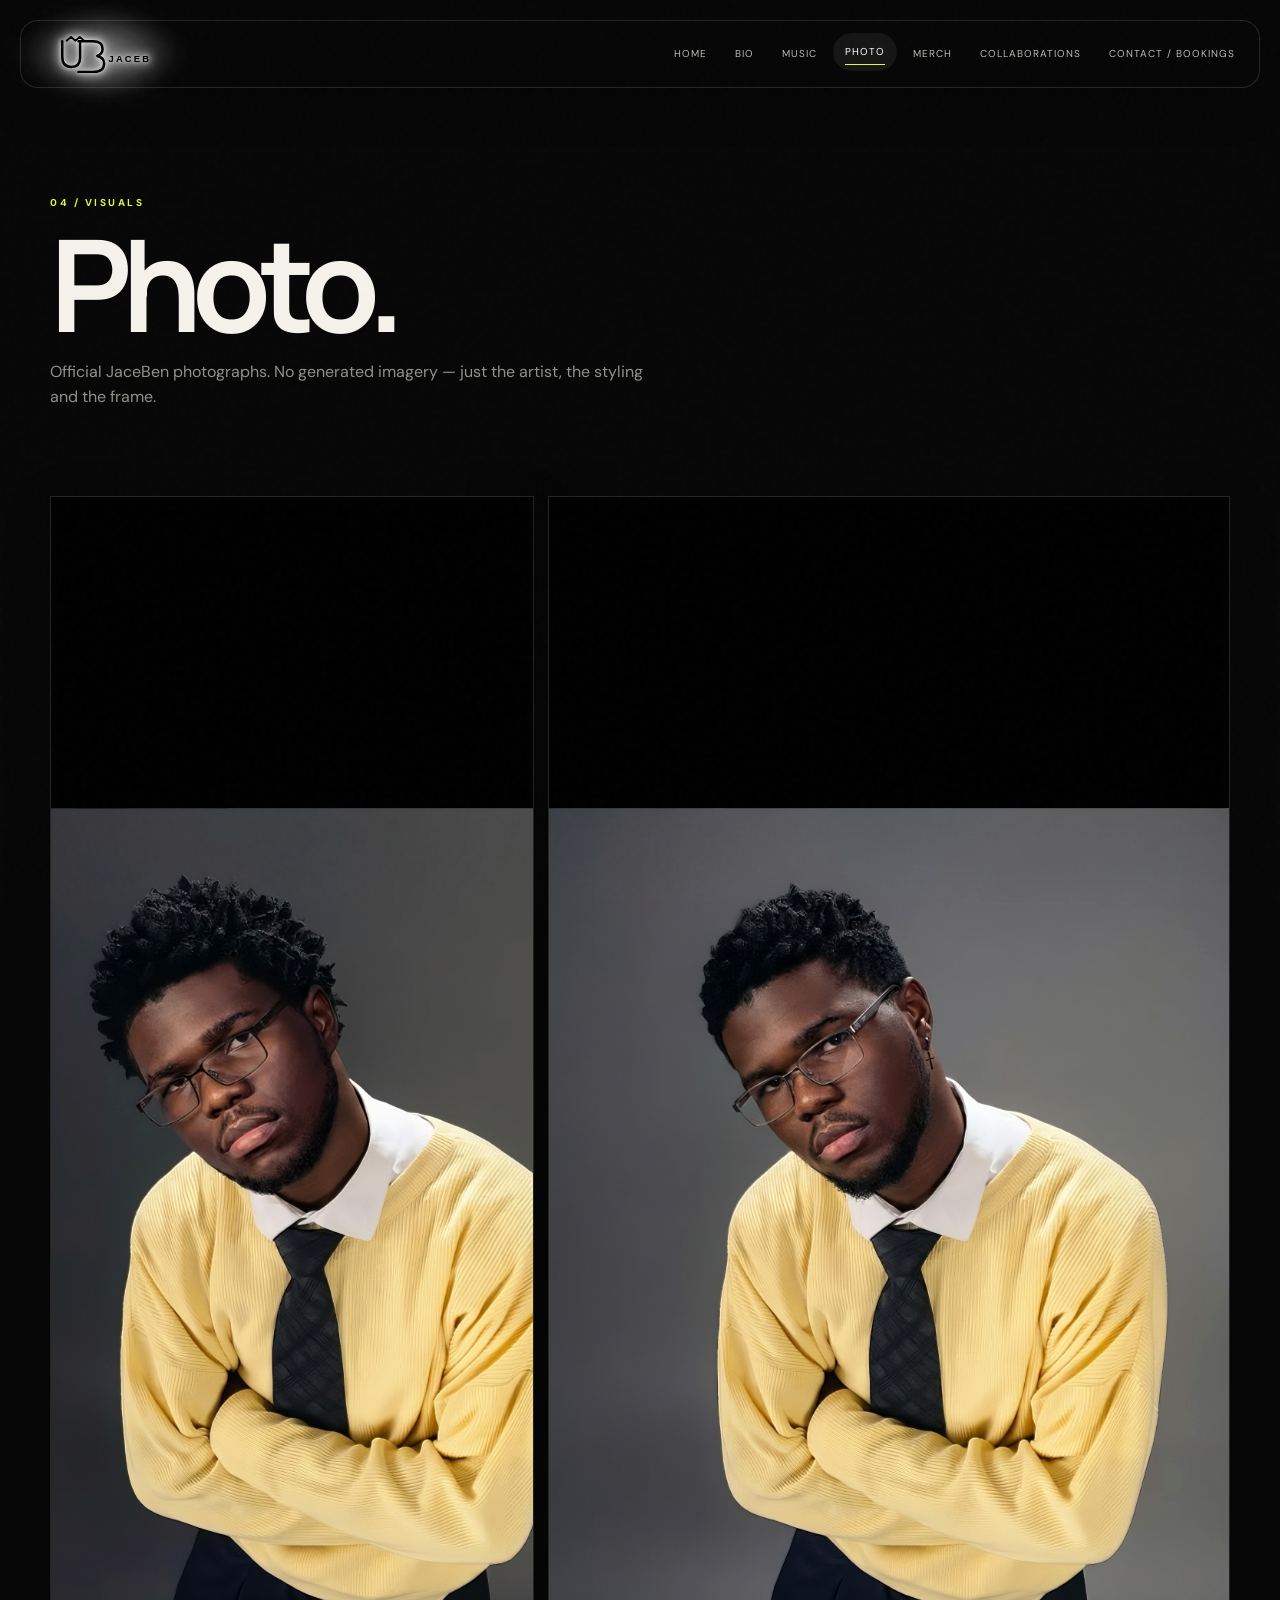
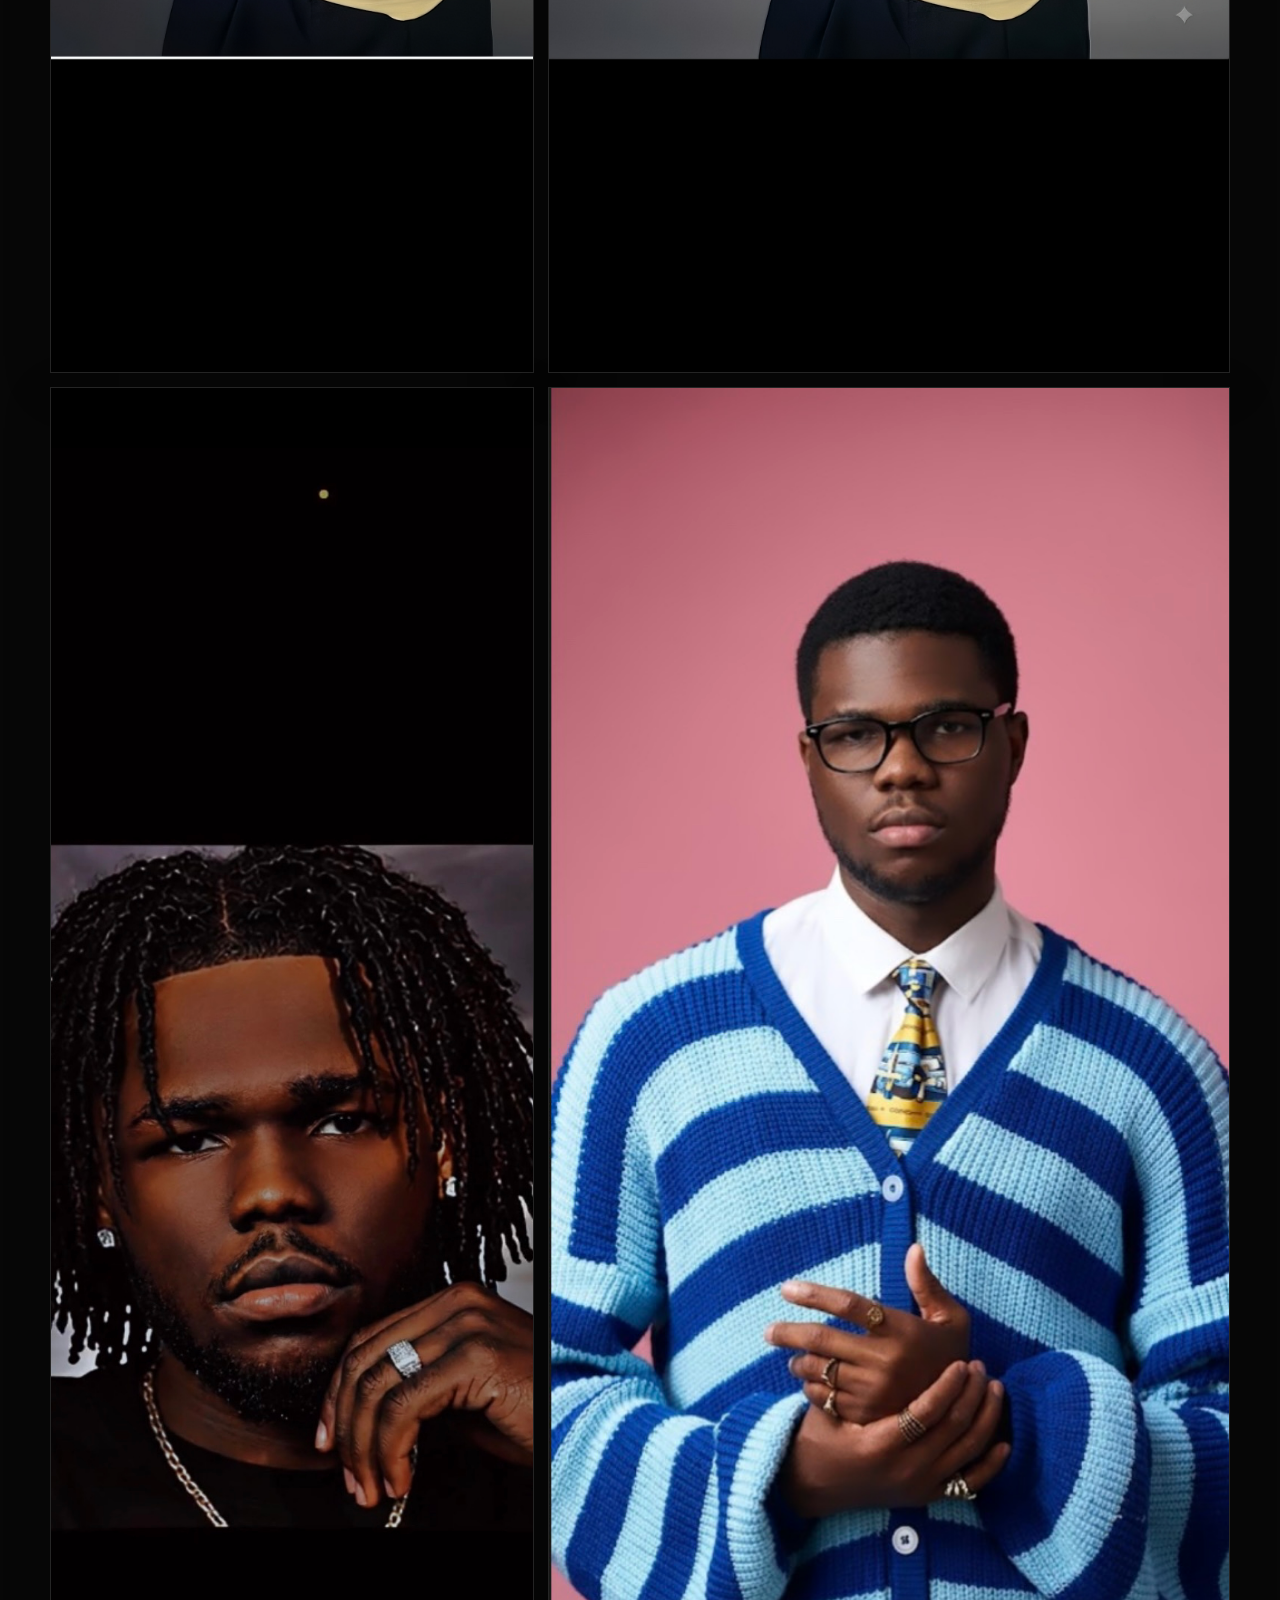
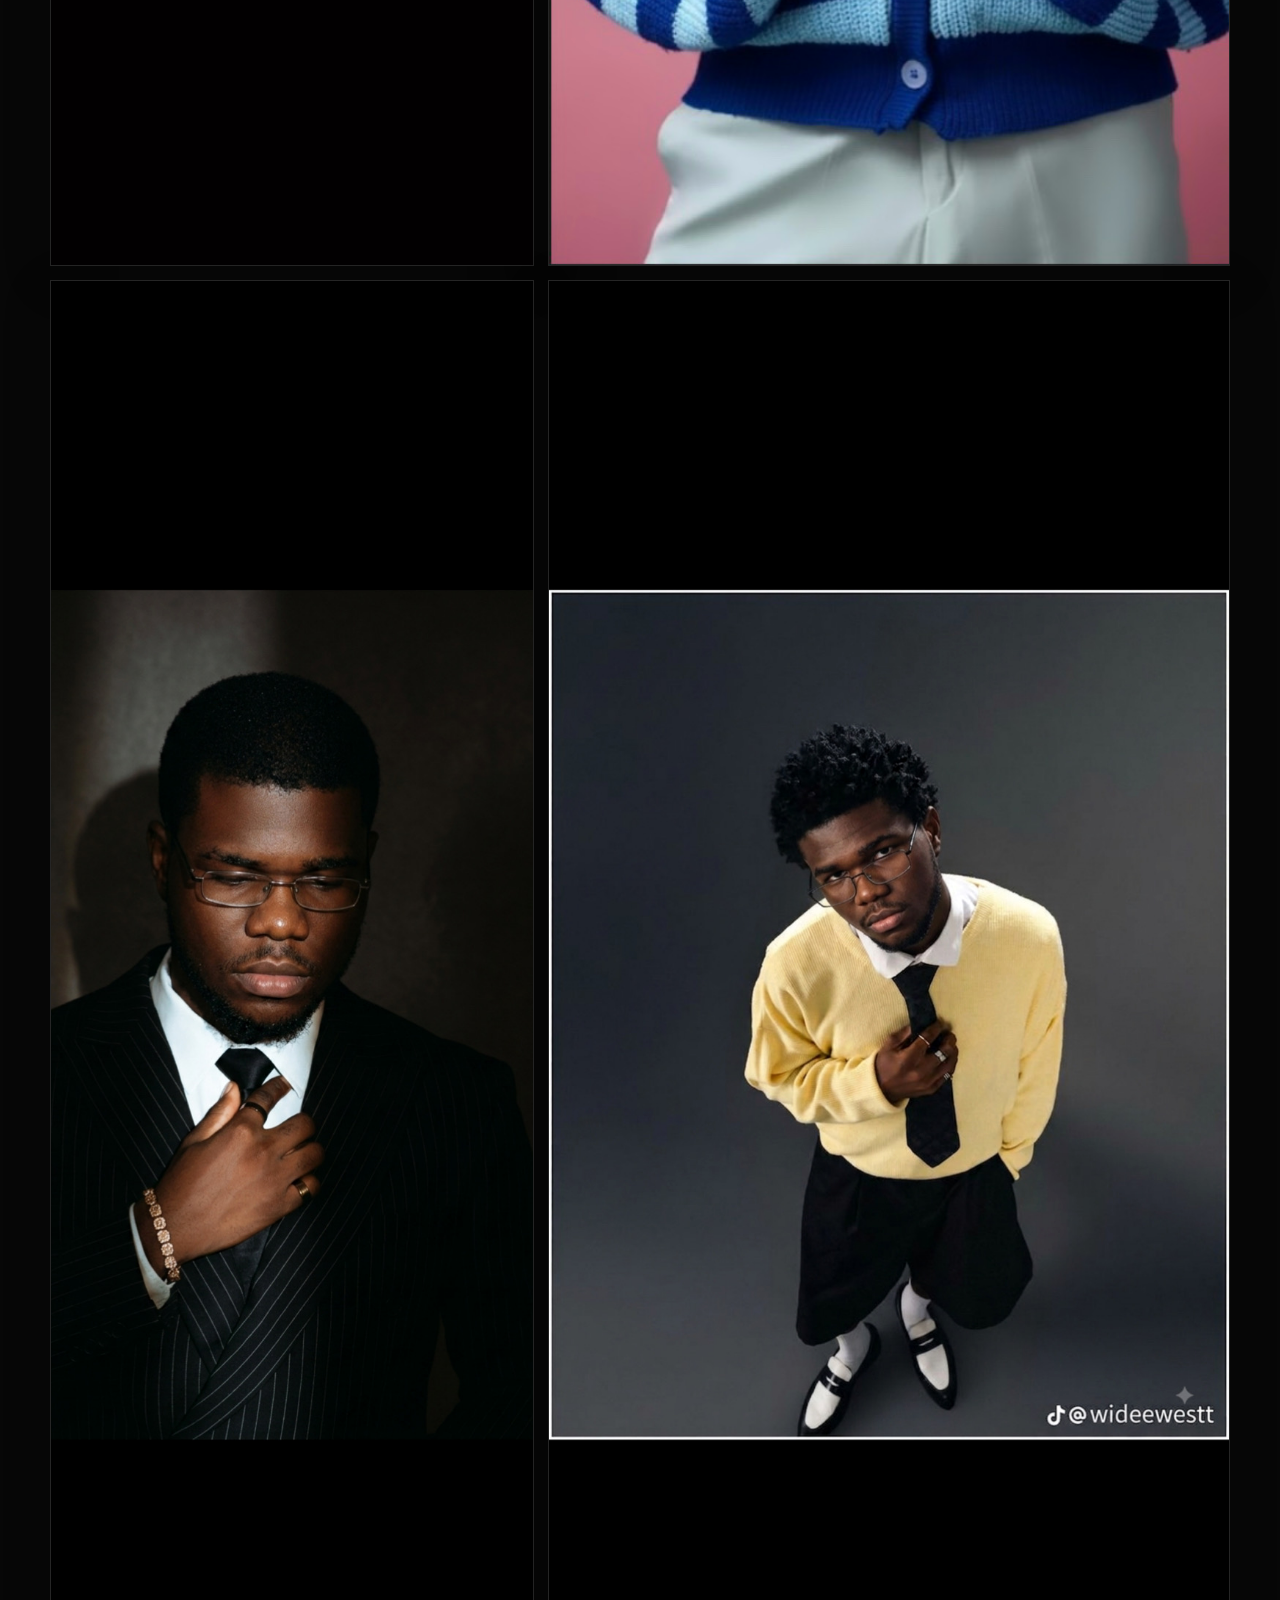
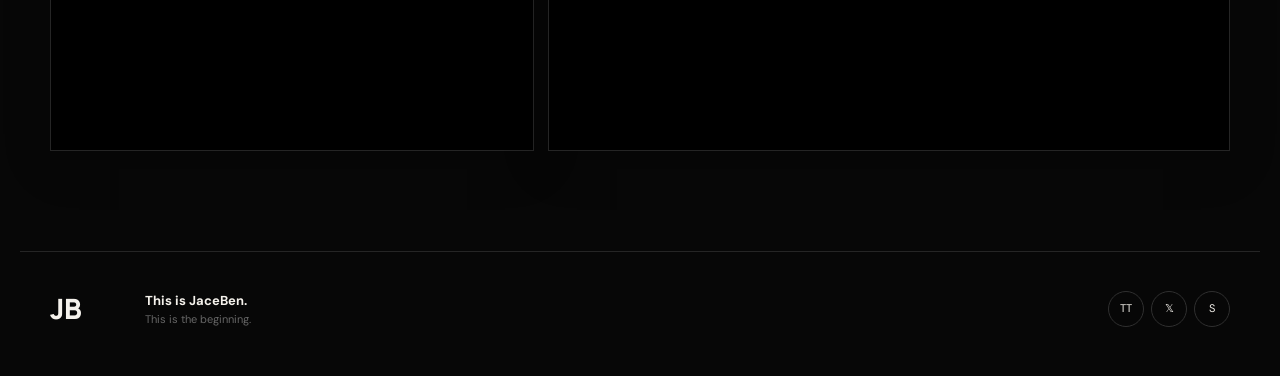
<file: photos.html>
<!doctype html><html lang="en"><head><meta charset="utf-8"><meta name="viewport" content="width=device-width,initial-scale=1"><title>Photo — JaceBen</title><link rel="preconnect" href="https://fonts.googleapis.com"><link rel="preconnect" href="https://fonts.gstatic.com" crossorigin><link href="https://fonts.googleapis.com/css2?family=DM+Sans:wght@400;500;600;700&family=Manrope:wght@400;500;600;700;800&display=swap" rel="stylesheet"><link rel="stylesheet" href="styles.css"><link rel="stylesheet" href="button-neon.css"><link rel="stylesheet" href="neon.css?v=2"><link rel="stylesheet" href="page-transition.css"></head><body><header class="site-header"><a class="brand" href="index.html"><img src="assets/jb-logo.svg" alt="JaceBen" width="120" height="120"></a><button class="menu-toggle" aria-label="Open menu" aria-expanded="false"><span></span><span></span></button><nav class="nav"><a href="index.html">Home</a><a href="bio.html">Bio</a><a href="music.html">Music</a><a class="active" href="photos.html">Photo</a><a href="merch.html">Merch</a><a href="collaborations.html">Collaborations</a><a href="contact.html">Contact / Bookings</a></nav></header><main class="page"><section class="page-intro reveal"><p class="eyebrow">04 / VISUALS</p><h1>Photo.</h1><p>Official JaceBen photographs. No generated imagery — just the artist, the styling and the frame.</p></section><section class="photo-grid"><figure class="photo-tall reveal"><img src="assets/photo-01.jpg" alt="JaceBen in yellow knit and tie" width="1200" height="1600" fetchpriority="high" decoding="async"></figure><figure class="photo-wide reveal"><img src="assets/photo-03.jpg" alt="JaceBen in black pinstripe suit" width="1600" height="1200" loading="lazy" decoding="async"></figure><figure class="photo-tall reveal"><img src="assets/photo-05.jpg" alt="JaceBen in blue striped cardigan" width="1200" height="1600" loading="lazy" decoding="async"></figure><figure class="photo-wide reveal"><img src="assets/photo-04.jpg" alt="JaceBen full-body portrait" width="1600" height="1200" loading="lazy" decoding="async"></figure><figure class="photo-tall reveal"><img src="assets/photo-02.jpg" alt="JaceBen portrait" width="1200" height="1600" loading="lazy" decoding="async"></figure><figure class="photo-wide reveal"><img src="assets/photo-06.jpg" alt="JaceBen portrait" width="1600" height="1200" loading="lazy" decoding="async"></figure></section></main><footer class="footer"><div class="footer-brand">JB</div><div><strong>This is JaceBen.</strong><span>This is the beginning.</span></div><div class="footer-social"><a href="https://www.tiktok.com/@official_joma?_r=1&_t=ZS-98zNfqXTqej">TT</a><a href="https://x.com/jaceben09?s=11">𝕏</a><a href="https://open.spotify.com/album/69Oy0KeocRLUxnCxr4VaI6?si=39L4jOFfSYOsBLYgMmuyfA">S</a></div></footer><script src="script.js"></script></body></html>
</file>
<file: styles.css>
@import url('https://fonts.googleapis.com/css2?family=DM+Sans:wght@400;500;600;700&family=Manrope:wght@400;500;600;700;800&display=swap');
:root{--bg:#070707;--ink:#f5f2ec;--muted:#9b9891;--line:#252525;--accent:#d9ff39;--panel:#101010;--ease:cubic-bezier(.2,.75,.2,1)}*{box-sizing:border-box}html{scroll-behavior:smooth}body{margin:0;background:var(--bg);color:var(--ink);font-family:'DM Sans',Arial,sans-serif;line-height:1.55}body:before{content:'';position:fixed;inset:0;pointer-events:none;opacity:.04;background-image:url("data:image/svg+xml,%3Csvg viewBox='0 0 180 180' xmlns='http://www.w3.org/2000/svg'%3E%3Cfilter id='n'%3E%3CfeTurbulence type='fractalNoise' baseFrequency='.9' numOctaves='3' stitchTiles='stitch'/%3E%3C/filter%3E%3Crect width='100%25' height='100%25' filter='url(%23n)' opacity='.4'/%3E%3C/svg%3E");z-index:100}a{color:inherit;text-decoration:none}button,input{font:inherit}.site-header{position:fixed;z-index:50;top:20px;left:50%;transform:translateX(-50%);width:min(1240px,calc(100% - 40px));height:68px;padding:10px 12px 10px 20px;display:flex;align-items:center;justify-content:space-between;border:1px solid rgba(255,255,255,.13);background:rgba(7,7,7,.72);backdrop-filter:blur(20px);border-radius:18px}.brand{width:120px;display:block}.brand img{display:block;width:100%;height:auto;color:#fff}.nav{display:flex;align-items:center;gap:4px}.nav a{position:relative;padding:11px 12px;border-radius:999px;font-size:10px;letter-spacing:.1em;text-transform:uppercase;color:#bdbbb6;transition:.25s var(--ease)}.nav a:after{content:'';position:absolute;left:12px;right:12px;bottom:6px;height:1px;background:var(--accent);transform:scaleX(0);transform-origin:right;transition:.3s}.nav a:hover,.nav a.active{color:#fff;background:#161616;transform:translateY(-2px)}.nav a:hover:after,.nav a.active:after{transform:scaleX(1);transform-origin:left}.menu-toggle{display:none;width:44px;height:44px;border:1px solid #303030;background:#111;color:#fff;border-radius:50%;position:relative}.menu-toggle span{position:absolute;width:17px;height:1px;background:#fff;left:13px;top:17px}.menu-toggle span+span{top:25px}.hero{min-height:100vh;display:grid;grid-template-columns:minmax(320px,.83fr) minmax(420px,1.17fr);gap:5vw;align-items:center;padding:130px max(5vw,32px) 55px;position:relative;overflow:hidden}.hero:before{content:'';position:absolute;width:65vw;height:65vw;right:-20vw;top:5vh;background:radial-gradient(circle,rgba(217,255,57,.11),transparent 63%);filter:blur(8px)}.hero-copy{position:relative;z-index:2}.eyebrow{font-size:10px;letter-spacing:.25em;text-transform:uppercase;color:var(--accent);font-weight:700;margin:0 0 20px}.hero h1{font-family:'Manrope',sans-serif;font-size:clamp(72px,11vw,170px);letter-spacing:-.09em;line-height:.78;margin:0 0 30px;font-weight:800}.hero h1 span{font-weight:400}.hero-line{font-size:clamp(25px,3.1vw,48px);letter-spacing:-.04em;line-height:1.02;margin:0 0 20px}.hero-text{max-width:460px;color:#9f9d98;font-size:15px}.magnetic-btn{display:inline-flex;align-items:center;gap:28px;margin-top:25px;padding:15px 17px 15px 22px;border:1px solid var(--accent);background:var(--accent);color:#090909;border-radius:999px;text-transform:uppercase;font-size:10px;font-weight:800;letter-spacing:.14em;cursor:pointer;transition:transform .35s var(--ease),box-shadow .35s}.magnetic-btn b{width:32px;height:32px;border-radius:50%;display:grid;place-items:center;background:#090909;color:var(--accent);font-size:15px;transition:transform .35s var(--ease)}.magnetic-btn:hover{transform:translateY(-5px) scale(1.05);box-shadow:0 18px 50px rgba(217,255,57,.2)}.magnetic-btn:hover b{transform:rotate(45deg) scale(1.12)}.hero-visual{height:min(78vh,820px);position:relative;border-radius:3px;overflow:hidden;border:1px solid #2a2a2a;background:#171717}.hero-visual img{width:100%;height:100%;object-fit:cover;object-position:center;display:block;filter:contrast(1.03);transition:transform 1s var(--ease),filter .6s}.hero-visual:hover img{transform:scale(1.035);filter:contrast(1.08)}.image-label{position:absolute;left:20px;bottom:18px;padding:8px 10px;background:rgba(0,0,0,.6);font-size:9px;letter-spacing:.16em}.hero-side{position:absolute;right:22px;bottom:58px;writing-mode:vertical-rl;transform:rotate(180deg);font-size:9px;letter-spacing:.25em;color:#575753}.hero-side span{color:var(--accent)}.ticker{border-top:1px solid var(--line);border-bottom:1px solid var(--line);overflow:hidden;white-space:nowrap;display:flex;gap:80px;padding:13px 0;font-size:11px;letter-spacing:.25em;color:#666}.ticker div{animation:marquee 14s linear infinite}@keyframes marquee{to{transform:translateX(-100%)}}.page{max-width:1240px;margin:auto;padding:170px 30px 100px}.page-intro{padding:25px 0 70px;max-width:850px}.page-intro h1{font-family:'Manrope';font-size:clamp(70px,10vw,145px);line-height:.82;letter-spacing:-.08em;margin:0 0 25px}.page-intro>p:last-child{color:#92908b;max-width:600px;font-size:16px}.explore-grid{display:grid;grid-template-columns:repeat(2,1fr);gap:16px}.feature-card{min-height:280px;padding:30px;display:flex;flex-direction:column;justify-content:space-between;border:1px solid var(--line);background:linear-gradient(145deg,#121212,#0b0b0b);transition:.45s var(--ease);position:relative;overflow:hidden}.feature-card.large{min-height:420px;grid-row:span 2}.feature-card.dark{background:#0a0a0a}.feature-card:hover{transform:translateY(-8px);border-color:#444;box-shadow:0 25px 60px rgba(0,0,0,.35)}.feature-card>span{color:#5d5d59;font-size:10px;letter-spacing:.15em}.feature-card h2{font-family:'Manrope';font-size:clamp(34px,4vw,64px);letter-spacing:-.06em;margin:10px 0}.feature-card p{color:#898783;max-width:480px}.feature-card b{font-size:10px;letter-spacing:.16em;text-transform:uppercase;color:var(--accent)}.image-card{padding:0;min-height:360px}.image-card img{position:absolute;inset:0;width:100%;height:100%;object-fit:cover;transition:.8s var(--ease);opacity:.72}.image-card:hover img{transform:scale(1.06);opacity:.9}.image-card div{position:relative;z-index:1;padding:30px;height:100%;display:flex;flex-direction:column;justify-content:space-between;background:linear-gradient(180deg,rgba(0,0,0,.25),rgba(0,0,0,.8))}.bio-layout{display:grid;grid-template-columns:.9fr 1.1fr;gap:7vw;align-items:start}.bio-image{border:1px solid #272727;overflow:hidden;background:#111}.bio-image img{width:100%;display:block;aspect-ratio:4/5;object-fit:cover}.bio-copy{padding-top:25px}.bio-copy .lead{font-family:'Manrope';font-size:clamp(25px,3vw,43px);line-height:1.08;letter-spacing:-.05em;margin:0 0 35px}.bio-copy p{color:#a3a19c;max-width:600px}.bio-copy blockquote{font-family:'Manrope';font-size:clamp(35px,4vw,60px);line-height:.98;letter-spacing:-.06em;border-left:2px solid var(--accent);padding-left:24px;margin:45px 0;color:#f5f2ec}.release-list{border-top:1px solid var(--line)}.release{display:grid;grid-template-columns:70px 1fr 50px;align-items:center;gap:20px;padding:30px 5px;border-bottom:1px solid var(--line);transition:.4s var(--ease)}.release:hover{padding-left:20px;background:#0d0d0d}.release-num{color:#5b5b58;font-size:11px}.release p,.collab-row span{color:#666;font-size:9px;letter-spacing:.18em;text-transform:uppercase;margin:0 0 5px}.release h2{font-family:'Manrope';font-size:clamp(28px,4vw,54px);letter-spacing:-.06em;margin:0}.release span{color:#8d8b86;font-size:12px}.release-arrow{font-size:25px;transition:.3s}.release:hover .release-arrow{color:var(--accent);transform:rotate(45deg)}.release.feature{background:#111}.photo-grid{display:grid;grid-template-columns:repeat(12,1fr);gap:14px}.photo-grid figure{margin:0;overflow:hidden;border:1px solid #252525;background:#111}.photo-grid img{width:100%;height:100%;object-fit:cover;display:block;transition:.8s var(--ease);filter:contrast(1.02)}.photo-grid figure:hover img{transform:scale(1.04)}.photo-tall{grid-column:span 5;min-height:650px}.photo-wide{grid-column:span 7;min-height:500px}.photo-wide:nth-child(4){grid-column:span 7}.merch-grid{display:grid;grid-template-columns:repeat(2,1fr);gap:18px}.merch-card{border:1px solid var(--line);padding:14px;background:#0d0d0d}.mockup{aspect-ratio:1/1;display:flex;flex-direction:column;align-items:center;justify-content:center;position:relative;overflow:hidden}.mockup:before{content:'';position:absolute;width:65%;height:70%;border-radius:50%;filter:blur(70px);background:#2e2e2e}.mockup span,.mockup strong{position:relative;z-index:1}.mockup span{font-size:12px;letter-spacing:.3em}.mockup strong{font-family:'Manrope';font-size:clamp(42px,7vw,90px);letter-spacing:-.09em;text-align:center;line-height:.8;margin-top:15px}.pressure{background:linear-gradient(145deg,#242424,#0a0a0a)}.bodyo{background:linear-gradient(145deg,#3c3c38,#0c0c0b)}.bodyo strong{font-size:clamp(34px,5vw,68px)}.merch-info{display:flex;justify-content:space-between;align-items:end;padding:20px 5px}.merch-info p{color:#666;font-size:9px;letter-spacing:.16em;text-transform:uppercase;margin:0 0 6px}.merch-info h2{margin:0;font-family:'Manrope';letter-spacing:-.04em}.merch-info>strong{font-size:20px;color:var(--accent)}.shop-btn{width:100%;padding:14px;border:1px solid #343434;background:transparent;color:#fff;text-transform:uppercase;font-size:9px;letter-spacing:.16em;cursor:pointer;transition:.3s}.shop-btn:hover{background:var(--accent);color:#070707;border-color:var(--accent)}.collab-list{border-top:1px solid var(--line)}.collab-row{display:grid;grid-template-columns:70px 1fr 120px;align-items:center;gap:25px;padding:22px 5px;border-bottom:1px solid var(--line);transition:.35s var(--ease)}.collab-row:hover{background:#0d0d0d;padding-left:18px}.avatar-letter{width:58px;height:58px;border:1px solid #343434;border-radius:50%;display:grid;place-items:center;font-family:'Manrope';font-size:20px}.collab-row h2{font-family:'Manrope';font-size:clamp(28px,4vw,54px);letter-spacing:-.06em;margin:0}.collab-row>b{justify-self:end;color:#777;font-size:10px;letter-spacing:.14em;text-transform:uppercase}.collab-row:hover>b{color:var(--accent)}.contact-grid{display:grid;grid-template-columns:1fr 1fr;gap:18px}.contact-panel{border:1px solid var(--line);padding:35px;min-height:470px;background:#0d0d0d}.contact-panel h2{font-family:'Manrope';font-size:clamp(40px,5vw,75px);line-height:.92;letter-spacing:-.07em;margin:0 0 40px}.contact-panel>p:not(.eyebrow){color:#8f8c87;max-width:500px}.contact-line{display:flex;flex-direction:column;gap:4px;padding:18px 0;border-bottom:1px solid #252525}.contact-line span{font-size:9px;text-transform:uppercase;letter-spacing:.16em;color:#5e5e5a}.contact-line strong{font-size:15px}.contact-line:hover strong{color:var(--accent)}form{display:flex;gap:8px;margin-top:25px}input{min-width:0;flex:1;padding:15px 17px;background:#141414;border:1px solid #303030;color:#fff;outline:none}input:focus{border-color:var(--accent)}form .magnetic-btn{margin:0}.social-links{margin-top:35px;border-top:1px solid #252525}.social-links a{display:flex;justify-content:space-between;padding:15px 0;border-bottom:1px solid #252525;font-size:13px}.social-links a:hover{color:var(--accent);padding-left:8px}.footer{max-width:1240px;margin:auto;border-top:1px solid var(--line);padding:35px 30px 45px;display:grid;grid-template-columns:70px 1fr auto;align-items:center;gap:25px}.footer-brand{font-family:'Manrope';font-weight:800;font-size:28px}.footer>div:nth-child(2){display:flex;flex-direction:column;font-size:13px}.footer>div:nth-child(2) span{color:#666;font-size:11px}.footer-social{display:flex;gap:7px}.footer-social a{width:36px;height:36px;border:1px solid #303030;border-radius:50%;display:grid;place-items:center;font-size:11px;transition:.3s}.footer-social a:hover{background:var(--accent);color:#070707;border-color:var(--accent);transform:translateY(-4px)}.reveal{opacity:0;transform:translateY(25px);transition:.8s var(--ease)}.reveal.show{opacity:1;transform:none}
@media(max-width:900px){.site-header{top:10px;width:calc(100% - 20px)}.menu-toggle{display:block}.nav{display:none;position:absolute;top:76px;left:0;right:0;padding:8px;background:rgba(7,7,7,.96);border:1px solid #292929;border-radius:16px;flex-direction:column;align-items:stretch}.nav.open{display:flex}.nav a{padding:14px}.hero{grid-template-columns:1fr;padding-top:120px}.hero-visual{height:68vh;order:-1}.hero h1{font-size:clamp(70px,20vw,130px)}.hero-side{display:none}.explore-grid,.bio-layout,.merch-grid,.contact-grid{grid-template-columns:1fr}.feature-card.large{grid-row:auto;min-height:340px}.photo-grid{grid-template-columns:1fr}.photo-tall,.photo-wide,.photo-wide:nth-child(4){grid-column:auto;min-height:0}.photo-grid figure{aspect-ratio:4/5}.footer{grid-template-columns:1fr}.footer-social{justify-self:start}}
@media(max-width:520px){.page{padding:130px 18px 70px}.site-header{height:60px}.brand{width:102px}.hero{padding:105px 18px 35px}.hero-visual{height:58vh}.hero-copy{padding-top:35px}.hero-text{font-size:14px}.page-intro{padding-bottom:45px}.release{grid-template-columns:40px 1fr 35px}.release-arrow{font-size:18px}.contact-panel{padding:25px;min-height:auto}form{flex-direction:column}.form .magnetic-btn{width:100%;justify-content:space-between}.footer{padding-left:18px;padding-right:18px}}
</file>
<file: button-neon.css>
/* Official JaceBen — clean mature white neon + global visual/mobile polish */
.site-header .brand{position:relative!important;display:block!important;padding:4px 10px!important;isolation:isolate!important;overflow:visible!important;filter:drop-shadow(0 0 4px rgba(255,255,255,.65))!important}
.site-header .brand:before{content:''!important;position:absolute!important;z-index:-1!important;left:50%!important;top:50%!important;width:150%!important;height:145%!important;transform:translate(-50%,-50%)!important;border-radius:50%!important;background:radial-gradient(ellipse at center,rgba(255,255,255,.24) 0%,rgba(255,255,255,.09) 38%,transparent 70%)!important;filter:blur(12px)!important;pointer-events:none!important}
.site-header .brand img{display:block!important;width:100%!important;height:auto!important;position:relative!important;z-index:1!important;filter:brightness(1.06) drop-shadow(0 0 2px #fff) drop-shadow(0 0 6px rgba(255,255,255,.65))!important}
.magnetic-btn,.shop-btn,button:not(.menu-toggle),input[type="submit"],input[type="button"],.release,.collab-row,.contact-line,.social-links a{transition:color .3s ease,background .3s ease,border-color .3s ease,box-shadow .3s ease,transform .3s ease}
.magnetic-btn,.shop-btn,button:not(.menu-toggle),input[type="submit"],input[type="button"]{box-shadow:0 0 7px rgba(255,255,255,.18)!important}
.release,.collab-row,.contact-line,.social-links a{box-shadow:0 0 6px rgba(255,255,255,.12)!important}
.magnetic-btn:hover,.shop-btn:hover,button:not(.menu-toggle):hover,input[type="submit"]:hover,input[type="button"]:hover,.release:hover,.collab-row:hover,.contact-line:hover,.social-links a:hover{box-shadow:0 0 9px rgba(255,255,255,.42),0 0 20px rgba(255,255,255,.16)!important}
/* visual polish */
.site-header{box-shadow:0 14px 45px rgba(0,0,0,.22)}
.nav a,.footer-social a,.shop-btn,.release,.collab-row,.contact-line{will-change:transform}
.nav a:focus-visible,.magnetic-btn:focus-visible,.shop-btn:focus-visible,.release:focus-visible,.collab-row:focus-visible,.contact-line:focus-visible,.footer-social a:focus-visible,input:focus-visible{outline:2px solid #d9ff39;outline-offset:3px}
.photo-grid figure,.bio-image,.hero-visual,.merch-card,.contact-panel,.feature-card{box-shadow:0 12px 45px rgba(0,0,0,.18)}
@media(prefers-reduced-motion:reduce){*,*:before,*:after{scroll-behavior:auto!important;animation-duration:.01ms!important;animation-iteration-count:1!important;transition-duration:.01ms!important}.reveal{opacity:1!important;transform:none!important}}
@media(max-width:900px){.site-header{top:10px;width:calc(100% - 20px);padding-left:16px}.hero{gap:28px}.hero-copy{max-width:720px}.hero-visual{border-radius:8px}.page-intro h1{font-size:clamp(62px,13vw,105px)}.release{min-height:92px}.collab-row{min-height:88px}.contact-panel{min-height:420px}}
@media(max-width:600px){body{overflow-x:hidden}.site-header{top:8px;width:calc(100% - 16px);height:58px;border-radius:15px;padding:7px 8px 7px 14px}.brand{width:104px!important}.menu-toggle{width:42px;height:42px}.nav{top:68px;max-height:calc(100vh - 84px);overflow:auto}.hero{min-height:auto;padding:94px 18px 42px;gap:28px}.hero-visual{height:62vh;min-height:430px}.hero-copy{padding-top:4px}.hero h1{font-size:clamp(64px,21vw,108px);line-height:.8;margin-bottom:24px}.hero-line{font-size:clamp(24px,7vw,34px)}.hero-text{font-size:14px;line-height:1.6}.magnetic-btn{width:100%;justify-content:space-between;gap:12px;padding:10px 10px 10px 18px}.magnetic-btn b{flex:0 0 32px}.ticker{font-size:9px;letter-spacing:.18em}.page{padding:112px 18px 70px}.page-intro{padding:18px 0 42px}.page-intro h1{font-size:clamp(58px,18vw,92px);margin-bottom:20px}.page-intro>p:last-child{font-size:14px;line-height:1.65}.bio-layout{gap:34px}.bio-copy{padding-top:0}.bio-copy .lead{font-size:clamp(25px,8vw,34px)}.bio-copy blockquote{font-size:clamp(32px,10vw,48px);margin:35px 0}.release{grid-template-columns:34px minmax(0,1fr) 28px;gap:10px;padding:22px 2px}.release:hover{padding-left:8px}.release h2{font-size:clamp(25px,8vw,38px);overflow-wrap:anywhere}.release span{font-size:11px}.photo-grid{gap:10px}.photo-grid figure{aspect-ratio:4/5;min-height:0}.merch-grid{gap:12px}.merch-card{padding:10px}.merch-info{padding:16px 3px}.merch-info h2{font-size:20px}.merch-info>strong{font-size:18px}.shop-btn{padding:15px 10px;min-height:46px}.collab-row{grid-template-columns:50px minmax(0,1fr) auto;gap:12px;padding:17px 2px}.avatar-letter{width:46px;height:46px;font-size:17px}.collab-row h2{font-size:clamp(24px,8vw,38px);overflow-wrap:anywhere}.collab-row>b{font-size:8px}.contact-grid{gap:12px}.contact-panel{padding:24px 20px;min-height:auto}.contact-panel h2{font-size:clamp(38px,12vw,58px);margin-bottom:30px}.contact-line strong{font-size:14px;overflow-wrap:anywhere}.social-links a{min-height:48px;align-items:center}.footer{padding:30px 18px 38px;gap:18px}.footer-social a{width:40px;height:40px}}
</file>
<file: performance.css>
/* JaceBen responsive performance layer */
html{-webkit-tap-highlight-color:transparent}
body{overscroll-behavior-x:none}
/* Safety rule: animation must never be able to hide page content. */
.reveal,.reveal.show{opacity:1!important;transform:none!important;visibility:visible!important}
@media (max-width:900px){
  .site-header{contain:layout paint}
  .hero:before{filter:blur(5px)}
  .feature-card:hover,.collab-row:hover,.release:hover{transform:none;padding-left:5px;box-shadow:none}
  .hero-visual:hover img,.image-card:hover img,.photo-grid figure:hover img{transform:none}
  .magnetic-btn:hover{transform:none;box-shadow:none}
}
@media (max-width:600px){
  .site-header{width:calc(100% - 16px)}
  .hero-visual{contain:paint}
  .photo-grid figure{content-visibility:auto;contain-intrinsic-size:500px}
  .merch-card,.feature-card,.contact-panel,.collab-row,.release{contain:layout paint}
}
@media (prefers-reduced-motion:reduce){
  *,*::before,*::after{scroll-behavior:auto!important;animation-duration:.01ms!important;animation-iteration-count:1!important;transition-duration:.01ms!important}
}
</file>
<file: neon.css>
/* JaceBen global logo + control glow */
.site-header .brand{position:relative!important;display:block!important;isolation:isolate!important;overflow:visible!important}
.site-header .brand:after{content:"";position:absolute;z-index:-1;left:50%;top:50%;width:150%;height:150%;transform:translate(-50%,-50%);border-radius:50%;background:radial-gradient(circle,rgba(255,255,255,.20),rgba(255,255,255,.07) 38%,transparent 70%);filter:blur(13px);pointer-events:none}
.site-header .brand img{position:relative!important;z-index:2!important;display:block!important;width:100%!important;height:auto!important;filter:drop-shadow(0 0 2px rgba(255,255,255,.95)) drop-shadow(0 0 6px rgba(255,255,255,.55))!important}
.magnetic-btn,.shop-btn,button:not(.menu-toggle),input[type=submit],input[type=button]{box-shadow:0 0 8px rgba(255,255,255,.18)!important}
.magnetic-btn:hover,.shop-btn:hover,button:not(.menu-toggle):hover,input[type=submit]:hover,input[type=button]:hover{box-shadow:0 0 10px rgba(255,255,255,.42),0 0 22px rgba(255,255,255,.15)!important}
</file>
<file: page-transition.css>
.page-transition{position:fixed;inset:0;z-index:2147483647;background:#080808;transform:translateY(100%);pointer-events:none;overflow:hidden;visibility:visible;will-change:transform}.page-transition:before{content:'JACEBEN';position:absolute;left:50%;top:50%;transform:translate(-50%,-50%) scale(.94);font:800 clamp(20px,3.5vw,38px)/1 Arial,sans-serif;letter-spacing:.3em;color:#fff;opacity:0;text-shadow:0 0 10px rgba(255,255,255,.85),0 0 24px rgba(255,255,255,.4);white-space:nowrap}.page-transition-line{position:absolute;left:10%;right:10%;top:50%;height:2px;background:#fff;box-shadow:0 0 12px rgba(255,255,255,.85),0 0 24px rgba(255,255,255,.3);transform:scaleX(0);transform-origin:center}.page-leaving .page-transition{animation:jbCover .46s cubic-bezier(.76,0,.18,1) forwards}.page-leaving .page-transition:before{animation:jbLogoOut .46s cubic-bezier(.2,.7,.2,1) forwards}.page-leaving .page-transition-line{animation:jbLineOut .46s cubic-bezier(.2,.7,.2,1) forwards}@keyframes jbCover{0%{transform:translateY(100%)}100%{transform:translateY(0)}}@keyframes jbLogoOut{0%{opacity:0;transform:translate(-50%,-50%) scale(.94)}45%{opacity:1;transform:translate(-50%,-50%) scale(1)}100%{opacity:1;transform:translate(-50%,-50%) scale(1)}}@keyframes jbLineOut{0%{opacity:0;transform:scaleX(0)}45%{opacity:1;transform:scaleX(1)}100%{opacity:1;transform:scaleX(1)}}@media(prefers-reduced-motion:reduce){.page-transition{display:none!important}}
</file>
<file: polish.css>
/* JaceBen — pre-launch visual + mobile polish */
:root{--focus:#d9ff39}
/* smoother, quieter premium interactions */
.site-header{box-shadow:0 14px 45px rgba(0,0,0,.22)}
.nav a,.footer-social a,.shop-btn,.release,.collab-row,.contact-line{will-change:transform}
.nav a:focus-visible,.magnetic-btn:focus-visible,.shop-btn:focus-visible,.release:focus-visible,.collab-row:focus-visible,.contact-line:focus-visible,.footer-social a:focus-visible,input:focus-visible{outline:2px solid var(--focus);outline-offset:3px}
.hero-visual img,.photo-grid img,.bio-image img,.mockup img{image-rendering:auto}
.photo-grid figure,.bio-image,.hero-visual,.merch-card,.contact-panel,.feature-card{box-shadow:0 12px 45px rgba(0,0,0,.18)}
/* prevent reveal animation from hiding content when reduced motion is requested */
@media(prefers-reduced-motion:reduce){*,*:before,*:after{scroll-behavior:auto!important;animation-duration:.01ms!important;animation-iteration-count:1!important;transition-duration:.01ms!important}.reveal{opacity:1!important;transform:none!important}}
/* tablet */
@media(max-width:900px){.site-header{padding-left:16px}.hero{gap:28px}.hero-copy{max-width:720px}.hero-visual{border-radius:8px}.page-intro h1{font-size:clamp(62px,13vw,105px)}.release{min-height:92px}.collab-row{min-height:88px}.contact-panel{min-height:420px}}
/* phone */
@media(max-width:600px){body{overflow-x:hidden}.site-header{top:8px;width:calc(100% - 16px);height:58px;border-radius:15px;padding:7px 8px 7px 14px}.brand{width:104px!important}.menu-toggle{width:42px;height:42px}.nav{top:68px;max-height:calc(100vh - 84px);overflow:auto}.hero{min-height:auto;padding:94px 18px 42px;gap:28px}.hero-visual{height:62vh;min-height:430px}.hero-copy{padding-top:4px}.hero h1{font-size:clamp(64px,21vw,108px);line-height:.8;margin-bottom:24px}.hero-line{font-size:clamp(24px,7vw,34px)}.hero-text{font-size:14px;line-height:1.6}.magnetic-btn{width:100%;justify-content:space-between;gap:12px;padding:10px 10px 10px 18px}.magnetic-btn b{flex:0 0 32px}.ticker{font-size:9px;letter-spacing:.18em}.page{padding:112px 18px 70px}.page-intro{padding:18px 0 42px}.page-intro h1{font-size:clamp(58px,18vw,92px);margin-bottom:20px}.page-intro>p:last-child{font-size:14px;line-height:1.65}.bio-layout{gap:34px}.bio-image img{aspect-ratio:4/5}.bio-copy{padding-top:0}.bio-copy .lead{font-size:clamp(25px,8vw,34px)}.bio-copy blockquote{font-size:clamp(32px,10vw,48px);margin:35px 0}.release{grid-template-columns:34px minmax(0,1fr) 28px;gap:10px;padding:22px 2px}.release:hover{padding-left:8px}.release h2{font-size:clamp(25px,8vw,38px);overflow-wrap:anywhere}.release span{font-size:11px}.photo-grid{gap:10px}.photo-grid figure{aspect-ratio:4/5;min-height:0}.merch-grid{gap:12px}.merch-card{padding:10px}.merch-info{padding:16px 3px}.merch-info h2{font-size:20px}.merch-info>strong{font-size:18px}.shop-btn{padding:15px 10px;min-height:46px}.collab-row{grid-template-columns:50px minmax(0,1fr) auto;gap:12px;padding:17px 2px}.avatar-letter{width:46px;height:46px;font-size:17px}.collab-row h2{font-size:clamp(24px,8vw,38px);overflow-wrap:anywhere}.collab-row>b{font-size:8px}.contact-grid{gap:12px}.contact-panel{padding:24px 20px;min-height:auto}.contact-panel h2{font-size:clamp(38px,12vw,58px);margin-bottom:30px}.contact-line strong{font-size:14px;overflow-wrap:anywhere}.social-links a{min-height:48px;align-items:center}.footer{padding:30px 18px 38px;gap:18px}.footer-social a{width:40px;height:40px}}
</file>
